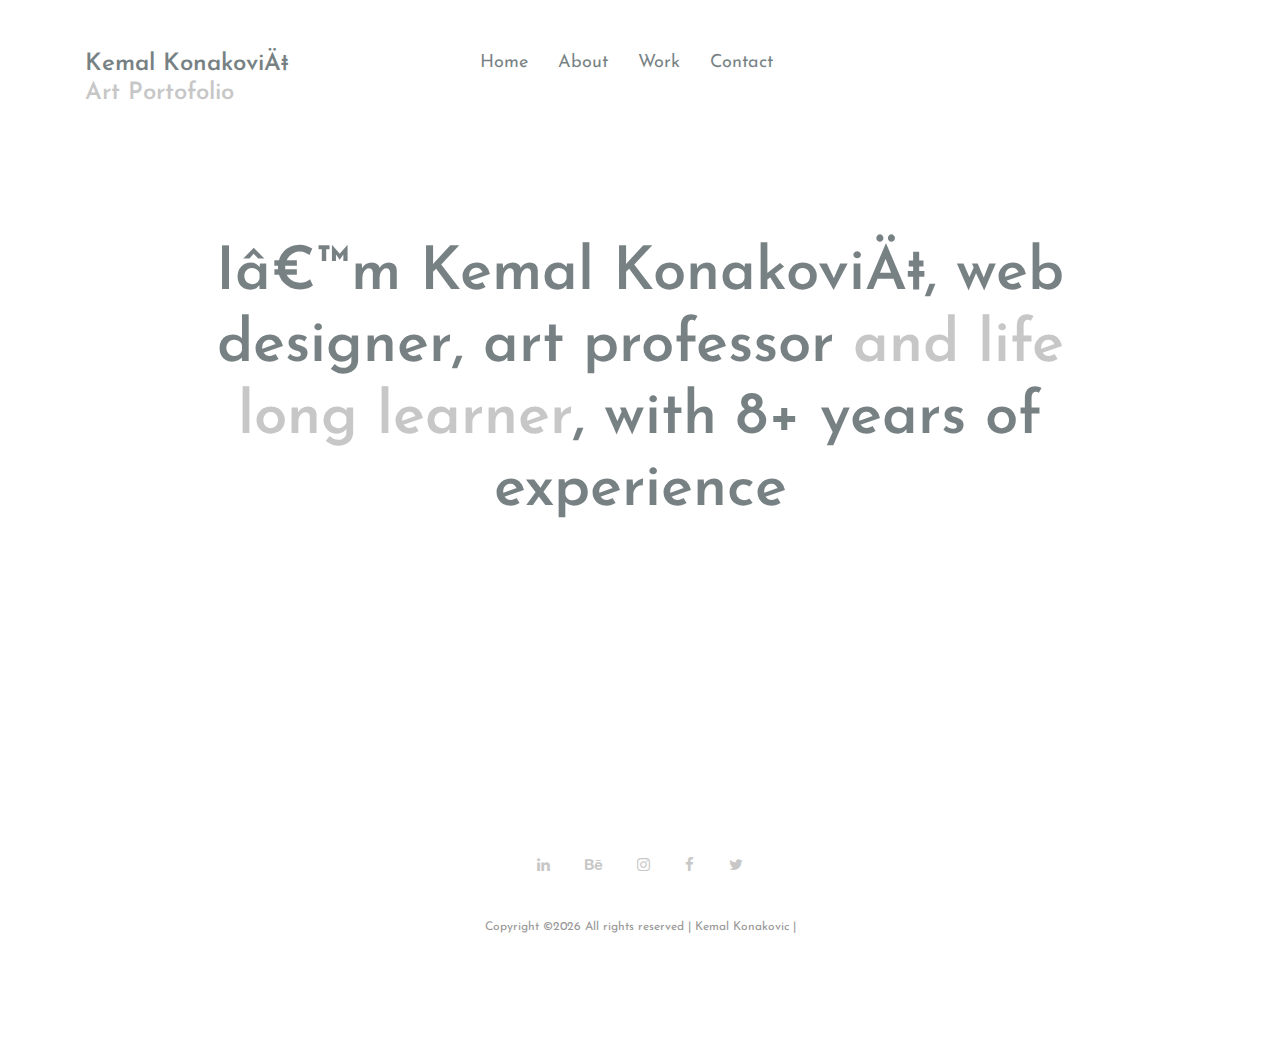
<file: index.html>
<!DOCTYPE html>
<html lang="en">
<head>
	<title>Kemal Konakovic - Art Portfolio</title>
	<meta charset="UTF-5">
	<meta name="description" content="Riddle - Portfolio Template">
	<meta name="keywords" content="portfolio, riddle, onepage, creative, html">
	<meta name="viewport" content="width=device-width, initial-scale=1.0">
	<!-- Favicon -->   
	<link href="img/favicon.ico" rel="shortcut icon"/>

	<!-- Google Fonts -->
	<link href="https://fonts.googleapis.com/css?family=Josefin+Sans:400,400i,600,600i,700" rel="stylesheet">

	<!-- Stylesheets -->
	<link rel="stylesheet" href="css/bootstrap.min.css"/>
	<link rel="stylesheet" href="css/font-awesome.min.css"/>
	<link rel="stylesheet" href="css/magnific-popup.css"/>
	<link rel="stylesheet" href="css/style.css"/>


	<!--[if lt IE 9]>
	  <script src="https://oss.maxcdn.com/html5shiv/3.7.2/html5shiv.min.js"></script>
	  <script src="https://oss.maxcdn.com/respond/1.4.2/respond.min.js"></script>
	<![endif]-->

</head>
<body>
	<!-- Page Preloder -->
	<div id="preloder">
		<div class="loader"></div>
	</div>

	<!-- header section start -->
	<header class="header-section">
		<div class="container">
			<div class="row">
				<div class="col-lg-4 col-md-3">
					<div class="logo">
						<h2 class="site-logo">Kemal Konaković <br><span class="greySpan">Art Portofolio</span></h2>
					</div>
				</div>
				<div class="col-lg-5 col-md-9">
					
					<nav class="main-menu">
						<ul>
							<li><a href="index.html">Home</a></li>
							<li><a href="about.html">About</a></li>
							<li><a href="home-2.html">Work</a></li>
							<li><a href="contact.html">Contact</a></li>
						</ul>
					</nav>
				</div>
			</div>
		</div>
		<div class="nav-switch">
			<i class="fa fa-bars"></i>
		</div>
	</header>
	<!-- header section end -->

	<!-- intro section start -->
	<section class="intro-section">
		<div class="container text-center">
			<div class="row">
				<div class="col-xl-10 offset-xl-1">
					<h2 class="section-title mb-5">I’m Kemal Konaković, web designer, art professor <span>and life long learner</span>, with 8+ years of experience</h2>
				</div>
			</div>
		</div>
	</section>
	<!-- intro section end -->


	

	<!-- footer section start -->
	<footer class="footer-section text-center">
			<div class="container">
				<div class="social-links">
						<a href="https://www.linkedin.com/in/kemal-konakovic-36636213a/" target="_blank"><span class="fa fa-linkedin"></span></a>
						<a href="https://www.behance.net/kemalkonak2aa3" target="_blank"><span class="fa fa-behance"></span></a>
					<a href="https://www.instagram.com/konakovic.kemal.arte/" target="_blank"><span class="fa fa-instagram"></span></a>
					<a href="https://www.facebook.com/arhiva.co/" target="_blank"><span class="fa fa-facebook"></span></a>
					<a href="https://twitter.com/kemalkonakovic" target="_blank"><span class="fa fa-twitter"></span></a>
				</div>
				<div class="copyright">
	Copyright &copy;<script>document.write(new Date().getFullYear());</script> All rights reserved | Kemal Konakovic | 
	
	</div>
			</div>
		</footer>
		<!-- footer section end -->
	
	
		<!--====== Javascripts & Jquery ======-->
		<script src="js/jquery-2.1.4.min.js"></script>
		<script src="js/bootstrap.min.js"></script>
		<script src="js/mixitup.min.js"></script>
		<script src="js/magnific-popup.min.js"></script>
		<script src="js/main.js"></script>
	</body>
	</html>
</file>
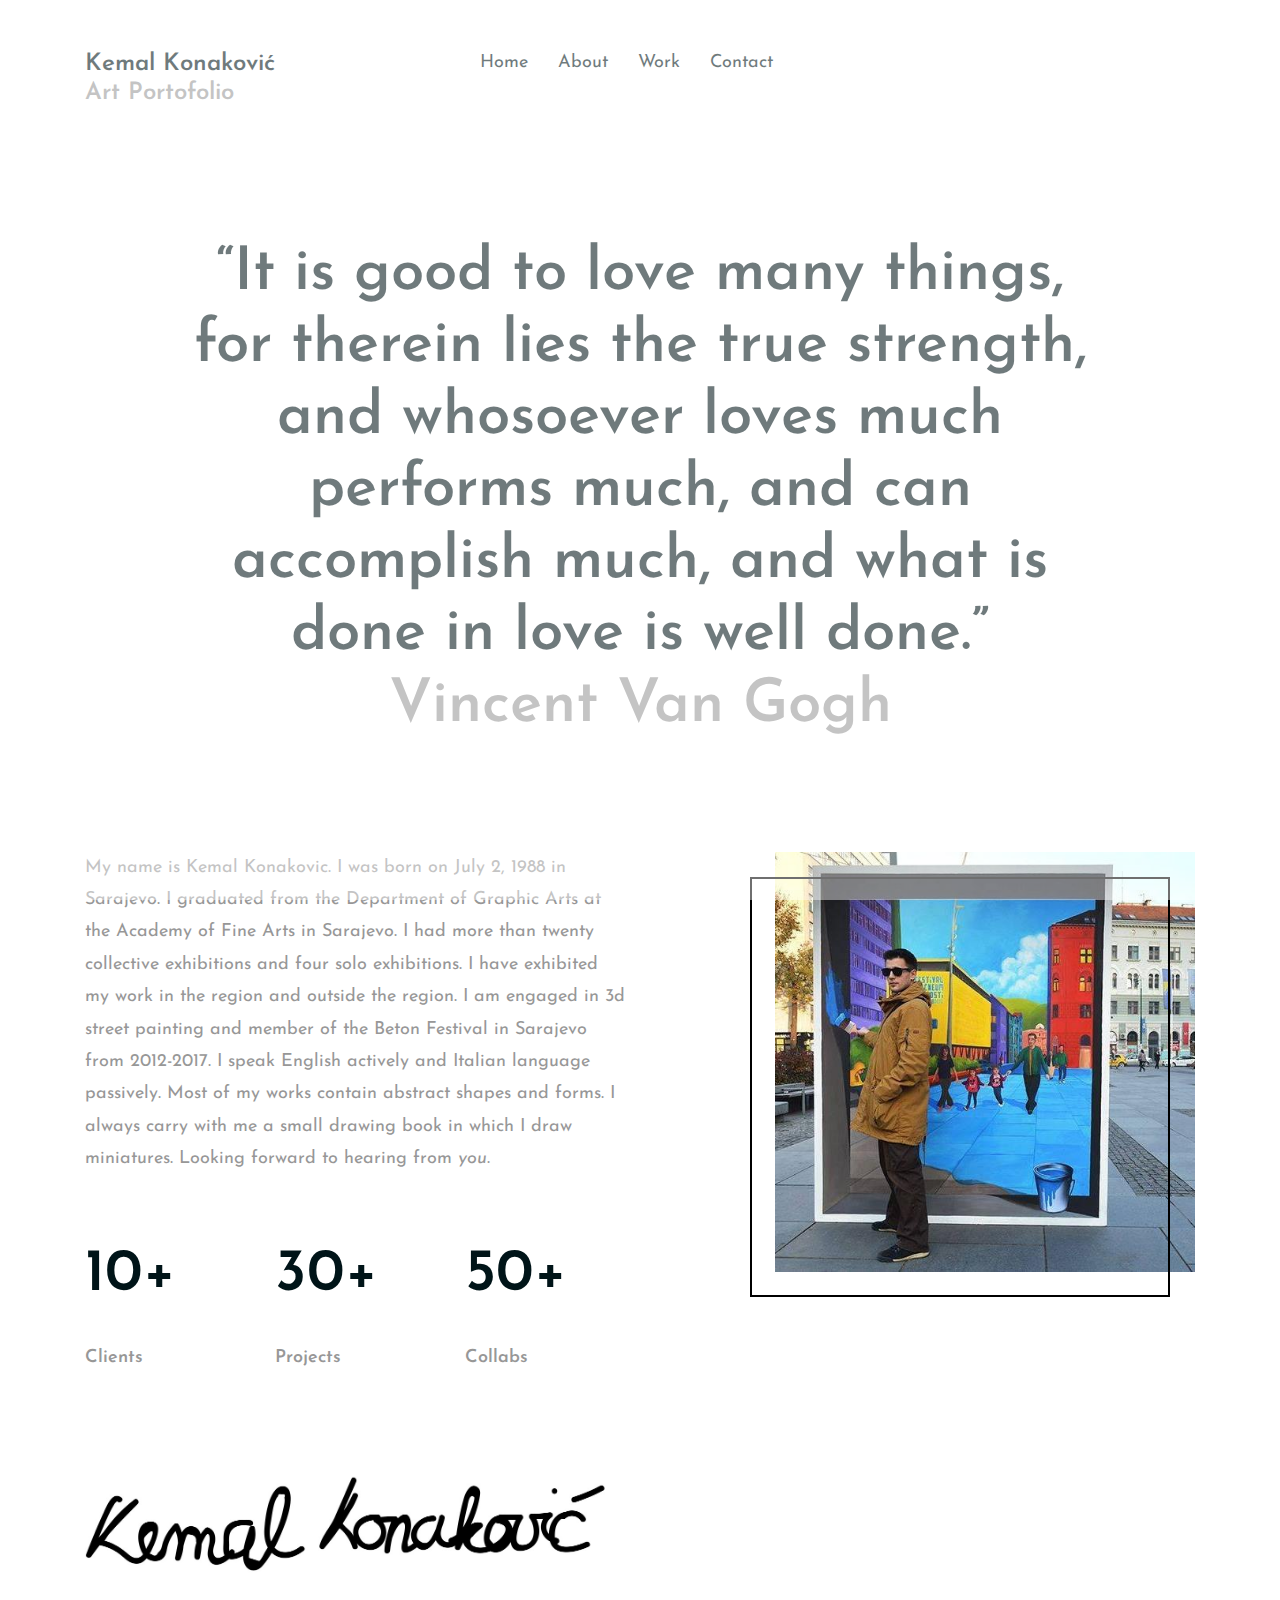
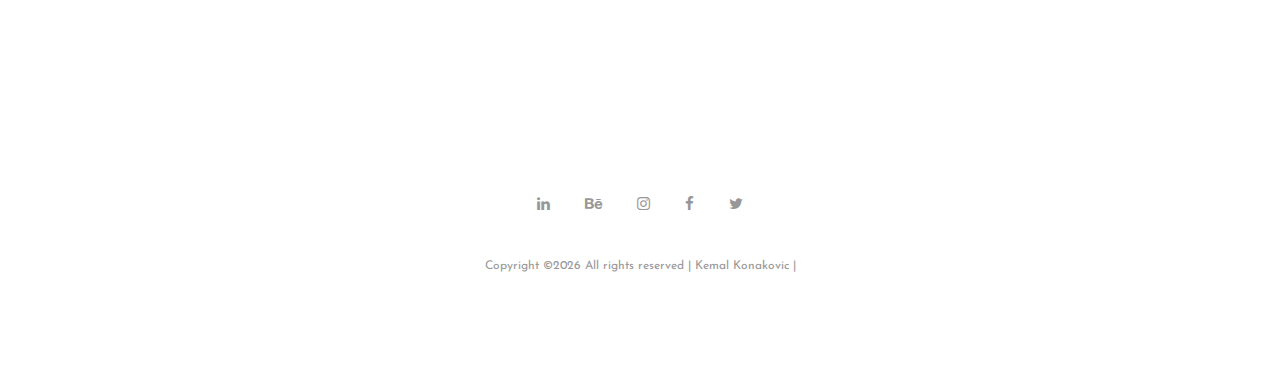
<file: about.html>
<!DOCTYPE html>
<html lang="en">
<head>
	<title>Kemal Konaković - Art Portofolio - About </title>
	<meta charset="UTF-8">
	<meta name="description" content="Kemal Konaković _ Art Portofolio">
	<meta name="keywords" content="portfolio, Kemal Konaković _ Art Portofolio, onepage, creative, html">
	<meta name="viewport" content="width=device-width, initial-scale=1.0">
	<!-- Favicon -->   
	<link href="img/favicon.ico" rel="shortcut icon"/>

	<!-- Google Fonts -->
	<link href="https://fonts.googleapis.com/css?family=Josefin+Sans:400,400i,600,600i,700" rel="stylesheet">

	<!-- Stylesheets -->
	<link rel="stylesheet" href="css/bootstrap.min.css"/>
	<link rel="stylesheet" href="css/font-awesome.min.css"/>
	<link rel="stylesheet" href="css/style.css"/>
 

	<!--[if lt IE 9]>
	  <script src="https://oss.maxcdn.com/html5shiv/3.7.2/html5shiv.min.js"></script>
	  <script src="https://oss.maxcdn.com/respond/1.4.2/respond.min.js"></script>
	<![endif]-->

</head>
<body>
	<!-- Page Preloder -->
	<div id="preloder">
		<div class="loader"></div>
	</div>
	
	<!-- header section start -->
	<header class="header-section">
		<div class="container">
			<div class="row">
				<div class="col-lg-4 col-md-3">
					<div class="logo">
						<h2 class="site-logo">Kemal Konaković <br><span class="greySpan">Art Portofolio</span></h2>
					</div>
				</div>
				<div class="col-lg-8 col-md-9">
					<nav class="main-menu">
						<ul>
							<li><a href="index.html">Home</a></li>
							<li><a href="about.html">About</a></li>
							<li><a href="home-2.html">Work</a></li>
							<li><a href="contact.html">Contact</a></li>
						</ul>
					</nav>
				</div>
			</div>
		</div>
		<div class="nav-switch">
			<i class="fa fa-bars"></i>
		</div>
	</header>
	<!-- header section end -->

	<!-- intro section start -->
	<section class="intro-section">
		<div class="container text-center">
			<div class="row">
				<div class="col-xl-10 offset-xl-1">
					<h2 class="section-title">“It is good to love many things, for therein lies the true strength, and whosoever loves much performs much, and can accomplish much, and what is done in love is well done.” 
						<span> Vincent Van Gogh</span></h2>
				</div>
			</div>
		</div>
	</section>
	<!-- intro section end -->


	<!-- page section start -->
	<section class="page-section">
		<div class="container">
			<div class="row">
				<div class="col-lg-6">
					<p>My name is Kemal Konakovic. I was born on July 2, 1988 in Sarajevo. I graduated from the Department of Graphic Arts at the Academy of Fine Arts in Sarajevo. I had more than twenty collective exhibitions and four solo exhibitions. I have exhibited my work in the region and outside the region. I am engaged in 3d street painting and member of the Beton Festival in Sarajevo from 2012-2017. I speak English actively and Italian language passively. Most of my works contain abstract shapes and forms. I always carry with me a small drawing book in which I draw miniatures. Looking forward to hearing from <em>you</em>.</p>
					<div class="row mt-5">
						<div class="col-md-4">
							<div class="milestone">
								<h2> 10+ <span> Clients</span></h2>
							</div>
						</div>
						<div class="col-md-4">
							<div class="milestone">
								<h2> 30+ <span> Projects </span></h2>
							</div>
						</div>
						<div class="col-md-4">
							<div class="milestone">
								<h2> 50+ <span> Collabs </span></h2>
							</div>
						</div>
					</div>
					<figure class="mt-5">
						<img src="img/sign.png" alt="">
					</figure>
				</div>
				<div class="col-lg-5 offset-lg-1">
					<figure class="pic-frame">
						<img src="img/about.jpg" alt="">
					</figure>
				</div>
			</div>
		</div>
	</section>
	<!-- page section end -->

		<!-- footer section start -->
		<footer class="footer-section text-center">
				<div class="container">
					<div class="social-links">
							<a href="https://www.linkedin.com/in/kemal-konakovic-36636213a/" target="_blank"><span class="fa fa-linkedin"></span></a>
							<a href="https://www.behance.net/kemalkonak2aa3" target="_blank"><span class="fa fa-behance"></span></a>
						<a href="https://www.instagram.com/konakovic.kemal.arte/" target="_blank"><span class="fa fa-instagram"></span></a>
						<a href="https://www.facebook.com/arhiva.co/" target="_blank"><span class="fa fa-facebook"></span></a>
						<a href="https://twitter.com/kemalkonakovic" target="_blank"><span class="fa fa-twitter"></span></a>
					</div>
					<div class="copyright">
		Copyright &copy;<script>document.write(new Date().getFullYear());</script> All rights reserved | Kemal Konakovic |
		
		</div>
				</div>
			</footer>
			<!-- footer section end -->
		
		
			<!--====== Javascripts & Jquery ======-->
			<script src="js/jquery-2.1.4.min.js"></script>
			<script src="js/bootstrap.min.js"></script>
			<script src="js/mixitup.min.js"></script>
			<script src="js/magnific-popup.min.js"></script>
			<script src="js/main.js"></script>
		</body>
		</html>
</file>
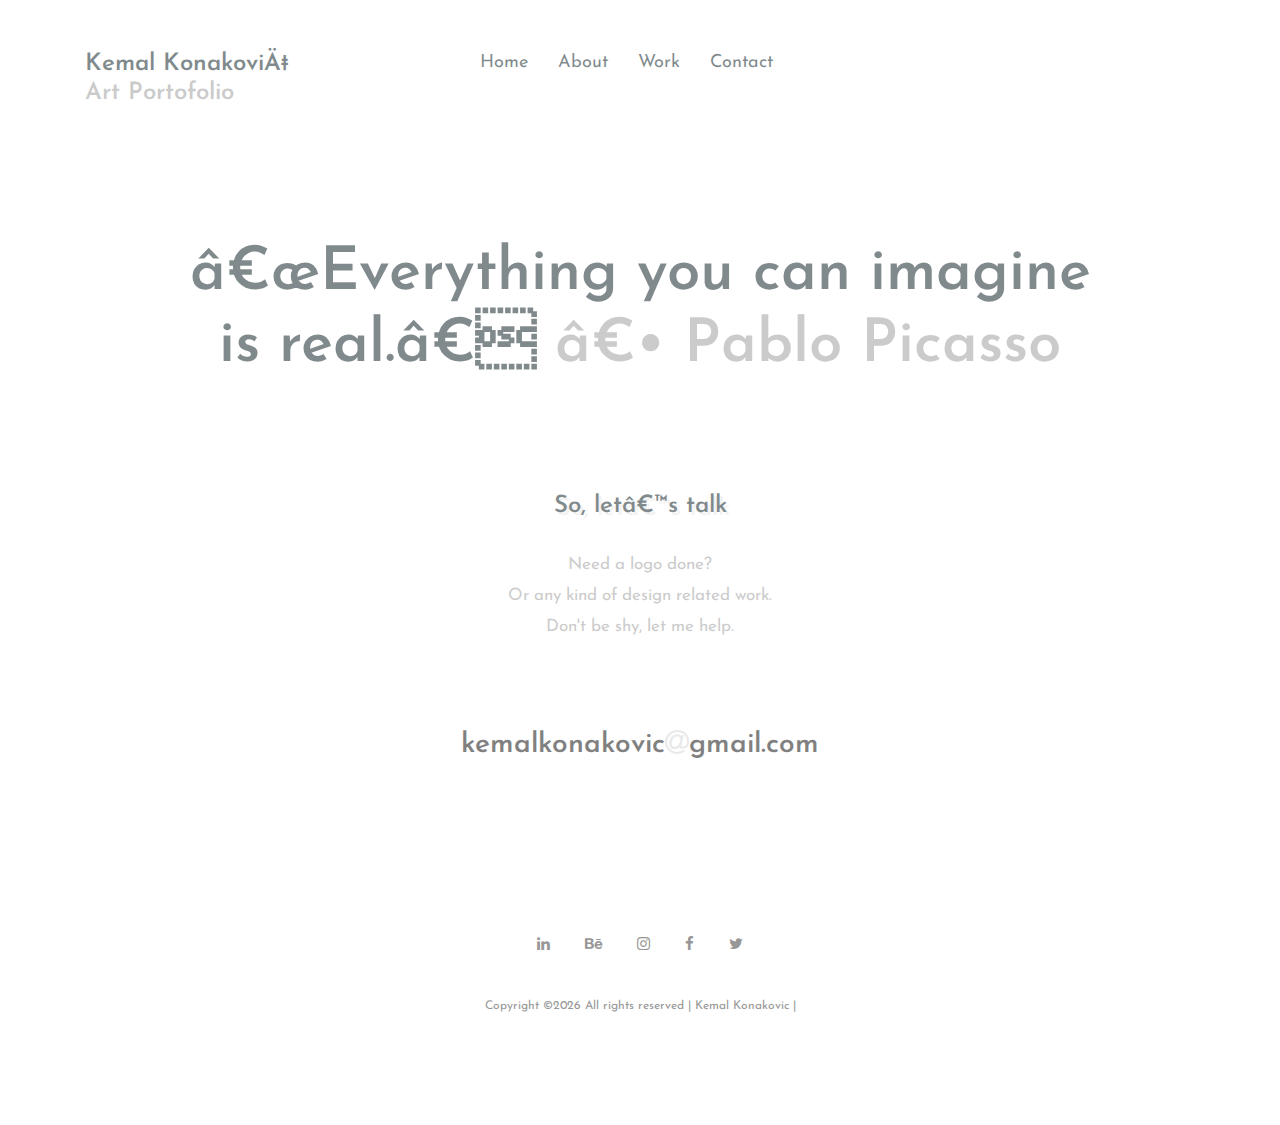
<file: contact.html>
<!DOCTYPE html>
<html lang="en">
<head>
	<title>Kemal Konaković _ Art Portofolio</title>
	<meta charset="UTF-5">
	<meta name="description" content="Kemal Konaković _ Art Portofolio">
	<meta name="keywords" content="portfolio, Kemal Konaković _ Art Portofolio, onepage, creative, html">
	<meta name="viewport" content="width=device-width, initial-scale=1.0">
	<!-- Favicon -->   
	<link href="img/favicon.ico" rel="shortcut icon"/>

	<!-- Google Fonts -->
	<link href="https://fonts.googleapis.com/css?family=Josefin+Sans:400,400i,600,600i,700" rel="stylesheet">

	<!-- Stylesheets -->
	<link rel="stylesheet" href="css/bootstrap.min.css"/>
	<link rel="stylesheet" href="css/font-awesome.min.css"/>
	<link rel="stylesheet" href="css/style.css"/>


	<!--[if lt IE 9]>
	  <script src="https://oss.maxcdn.com/htm5lshiv/3.7.2/htm5lshiv.min.js"></script>
	  <script src="https://oss.maxcdn.com/respond/1.4.2/respond.min.js"></script>
	<![endif]-->

</head>
<body>
	<!-- Page Preloder -->
	<div id="preloder">
		<div class="loader"></div>
	</div>
	
	<!-- header section start -->
	<header class="header-section">
		<div class="container">
			<div class="row">
				<div class="col-lg-4 col-md-3">
					<div class="logo">
						<h2 class="site-logo">Kemal Konaković <br><span class="greySpan">Art Portofolio</span></h2>
					</div>
				</div>
				<div class="col-lg-5 col-md-9">
					<nav class="main-menu">
						<ul>
							<li><a href="index.html">Home</a></li>
							<li><a href="about.html">About</a></li>
							<li><a href="home-2.html">Work</a></li>
							<li><a href="contact.html">Contact</a></li>
						</ul>
					</nav>
				</div>
			</div>
		</div>
		<div class="nav-switch">
			<i class="fa fa-bars"></i>
		</div>
	</header>
	<!-- header section end -->

		<!-- intro section start -->
		<section class="intro-section">
			<div class="container text-center">
				<div class="row">
					<div class="col-xl-10 offset-xl-1">
						<h2 class="section-title">“Everything you can imagine is real.” 
							 <span>― Pablo Picasso</span></h2>
					</div>
				</div>
			</div>
		</section>
		<!-- intro section end -->

	<!-- page section start -->
	<section class="page-section">
		<div class="container">
			<div class="row">
				<div class="col-lg-6 offset-lg-3 contect-tect">
					<h2 id="text-shadow">So, let’s talk</h2>
					<p> Need a logo done? <br/> Or any kind of design related work. <br/> Don't be shy, let me help.  </p>
				</div> 
			</div>
			<h3 class="text-center"><a id="mail" href="mailto:kemalkonakovic@gmail.com?subject=Portfolio Visitor">kemalkonakovic<i class="fa fa-at fa-1x"></i>gmail.com</a></h3>
		</div>
	</section>
	<!-- page section end -->

	<!-- footer section start -->
	<footer class="footer-section text-center">
		<div class="container">
			<div class="social-links">
					<a href="https://www.linkedin.com/in/kemal-konakovic-36636213a/" target="_blank"><span class="fa fa-linkedin"></span></a>
					<a href="https://www.behance.net/kemalkonak2aa3" target="_blank"><span class="fa fa-behance"></span></a>
				<a href="https://www.instagram.com/konakovic.kemal.arte/" target="_blank"><span class="fa fa-instagram"></span></a>
				<a href="https://www.facebook.com/arhiva.co/" target="_blank"><span class="fa fa-facebook"></span></a>
				<a href="https://twitter.com/kemalkonakovic" target="_blank"><span class="fa fa-twitter"></span></a>
			</div>
			<div class="copyright">
				Copyright &copy;<script>document.write(new Date().getFullYear());</script> All rights reserved | Kemal Konakovic | 
				
				</div>
		</div>
	</footer>
	<!-- footer section end -->


	<!--====== Javascripts & Jquery ======-->
	<script src="js/jquery-2.1.4.min.js"></script>
	<script src="js/bootstrap.min.js"></script>
	<script src="js/mixitup.min.js"></script>
	<script src="js/magnific-popup.min.js"></script>
	<script src="js/main.js"></script>
</body>
</html>
</file>
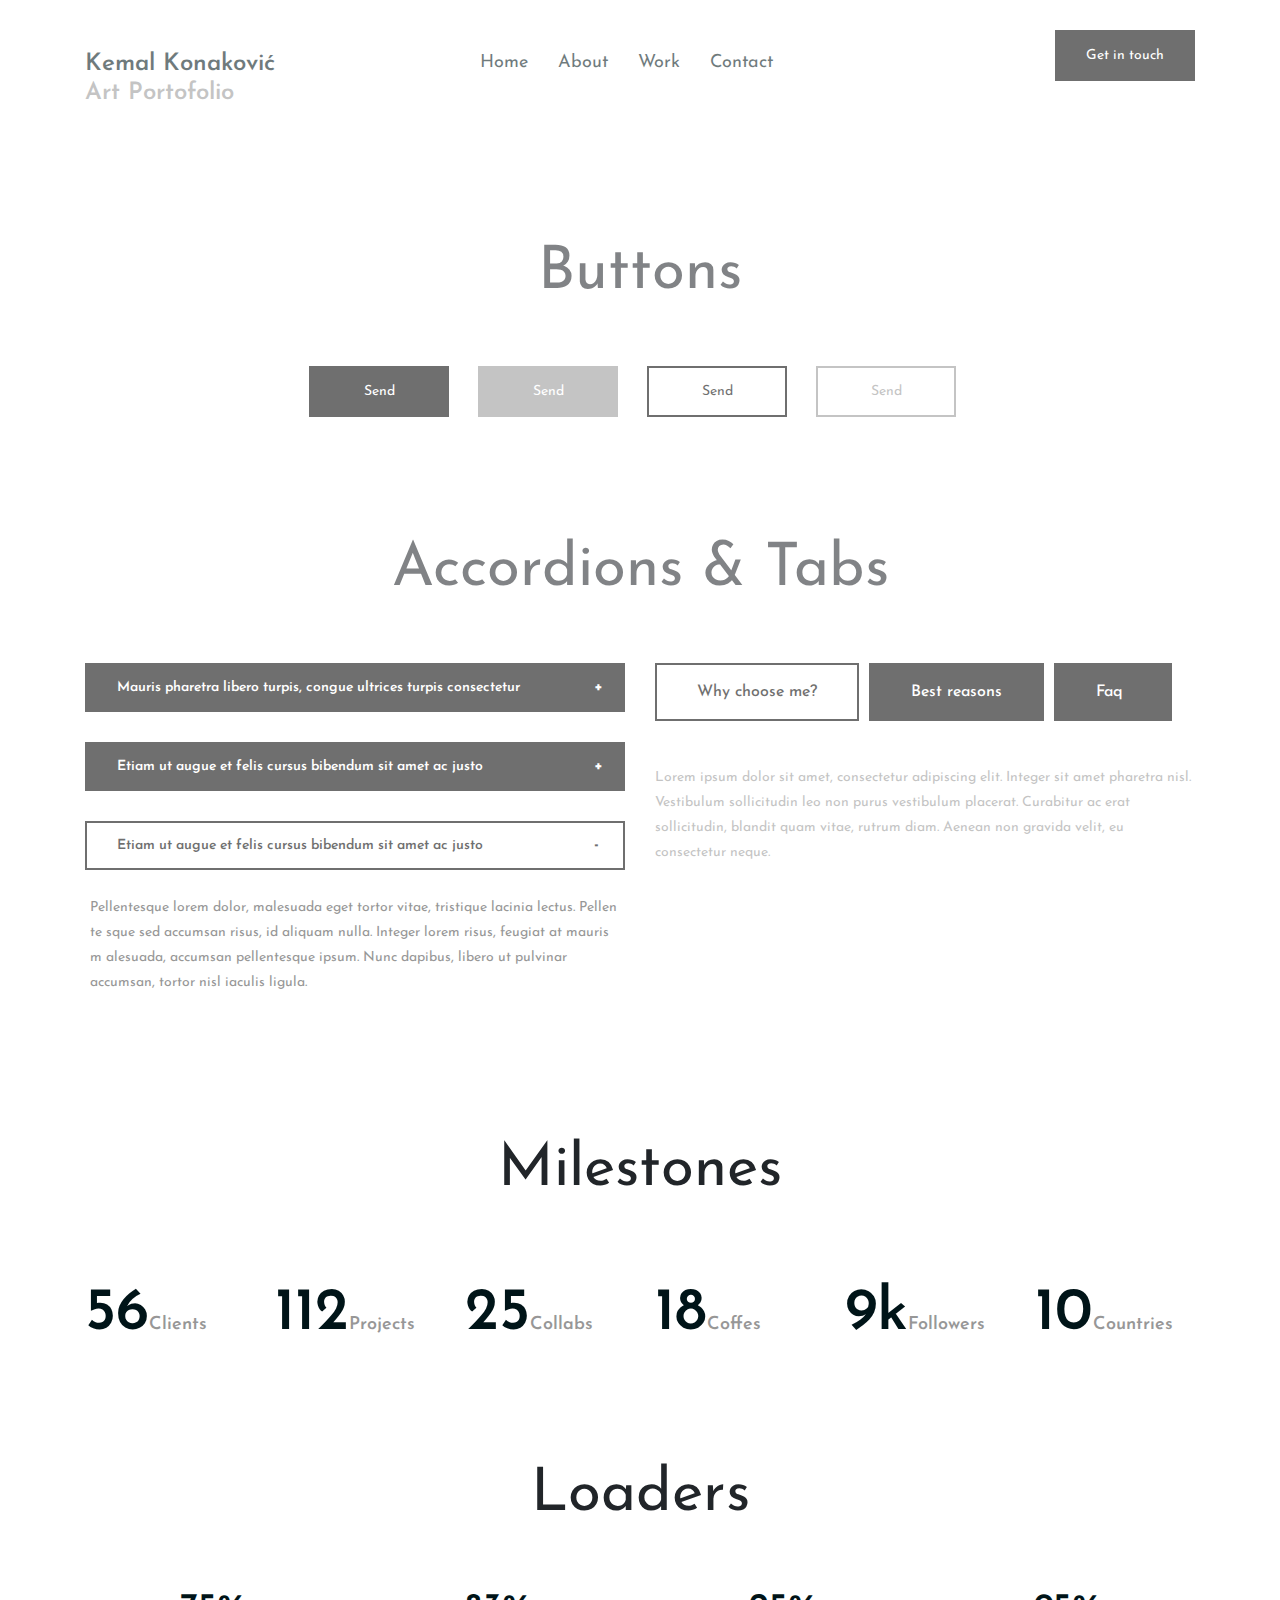
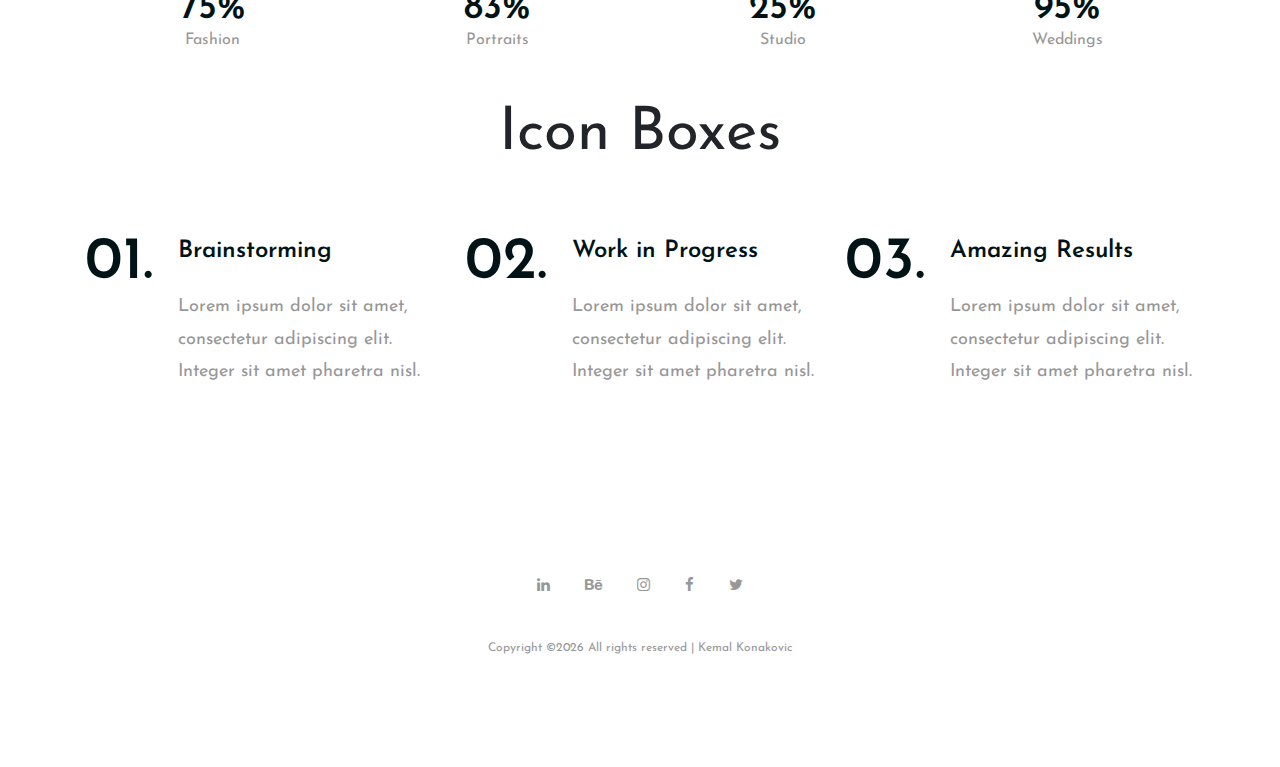
<file: elements.html>
<!DOCTYPE html>
<html lang="en">
<head>
	<title>Kemal Konaković - Art Portofolio</title>
	<meta charset="UTF-8">
	<meta name="description" content="Kemal Konaković _ Art Portofolio">
	<meta name="keywords" content="portfolio, Kemal Konaković _ Art Portofolio, onepage, creative, html">
	<meta name="viewport" content="width=device-width, initial-scale=1.0">
	<!-- Favicon -->   
	<link href="img/favicon.ico" rel="shortcut icon"/>

	<!-- Google Fonts -->
	<link href="https://fonts.googleapis.com/css?family=Josefin+Sans:400,400i,600,600i,700" rel="stylesheet">

	<!-- Stylesheets -->
	<link rel="stylesheet" href="css/bootstrap.min.css"/>
	<link rel="stylesheet" href="css/font-awesome.min.css"/>
	<link rel="stylesheet" href="css/style.css"/>


	<!--[if lt IE 9]>
	  <script src="https://oss.maxcdn.com/html5shiv/3.7.2/html5shiv.min.js"></script>
	  <script src="https://oss.maxcdn.com/respond/1.4.2/respond.min.js"></script>
	<![endif]-->

</head>
<body>
	<!-- Page Preloder -->
	<div id="preloder">
		<div class="loader"></div>
	</div>

	<!-- header section start -->
	<header class="header-section">
		<div class="container">
			<div class="row">
				<div class="col-lg-4">
					<div class="logo">
						<h2 class="site-logo">Kemal Konaković <br><span class="greySpan">Art Portofolio</span></h2>
					</div>
				</div>
				<div class="col-lg-8">
					<a href="/contact.html" class="site-btn header-btn">Get in touch</a>
					<nav class="main-menu">
						<ul>
							<li><a href="inde.html">Home</a></li>
							<li><a href="about.html">About</a></li>
							<li><a href="home-2.html">Work</a></li>
							<li><a href="contact.html">Contact</a></li>
						</ul>
					</nav>
				</div>
			</div>
		</div>
	</header>
	<!-- header section end -->

	<!-- page section start -->
	<section class="page-section pt100">
		<div class="container">
			<div class="element">
				<div class="text-center">
					<div class="section-title mb-5">Buttons</div>
					<div class="buttons">
						<button class="site-btn sb-dark mr-4 mb-2">Send</button>
						<button class="site-btn btn-fade mr-4 mb-2">Send</button>
						<button class="site-btn btn-line mr-4 mb-2">Send</button>
						<button class="site-btn btn-line-fade mb-2">Send</button>
					</div>
				</div>
			</div>
			<div class="element">
				<div class="text-center">
					<div class="section-title mb-5">Accordions & Tabs</div>
				</div>
				<div class="row">
					<div class="col-lg-6">
						<div id="accordion" class="accordion-area">
							<div class="panel">
								<div class="panel-header" id="headingOne">
									Mauris pharetra libero turpis, congue ultrices turpis consectetur 
									<button class="panel-link" data-toggle="collapse" data-target="#collapse1" aria-expanded="false" aria-controls="collapse1"></button>
								</div>
								<div id="collapse1" class="collapse" aria-labelledby="headingOne" data-parent="#accordion">
									<div class="panel-body">
										<p>Pellentesque lorem dolor, malesuada eget tortor vitae, tristique lacinia lectus. Pellen te sque sed accumsan risus, id aliquam nulla. Integer lorem risus, feugiat at mauris m alesuada, accumsan pellentesque ipsum. Nunc dapibus, libero ut pulvinar accumsan, tortor nisl iaculis ligula. </p>
									</div>
								</div>
							</div>
							<div class="panel">
								<div class="panel-header" id="headingTwo">
									Etiam ut augue et felis cursus bibendum sit amet ac justo
									<button class="panel-link" data-toggle="collapse" data-target="#collapse2" aria-expanded="false" aria-controls="collapse2"></button>
								</div>
								<div id="collapse2" class="collapse" aria-labelledby="headingTwo" data-parent="#accordion">
									<div class="panel-body">
										<p>Pellentesque lorem dolor, malesuada eget tortor vitae, tristique lacinia lectus. Pellen te sque sed accumsan risus, id aliquam nulla. Integer lorem risus, feugiat at mauris m alesuada, accumsan pellentesque ipsum. Nunc dapibus, libero ut pulvinar accumsan, tortor nisl iaculis ligula. </p>
									</div>
								</div>
							</div>
							<div class="panel">
								<div class="panel-header active" id="headingThree">
									Etiam ut augue et felis cursus bibendum sit amet ac justo
									<button class="panel-link" data-toggle="collapse" data-target="#collapse3" aria-expanded="true" aria-controls="collapse3"></button>
								</div>
								<div id="collapse3" class="collapse show" aria-labelledby="headingThree" data-parent="#accordion">
									<div class="panel-body">
										<p>Pellentesque lorem dolor, malesuada eget tortor vitae, tristique lacinia lectus. Pellen te sque sed accumsan risus, id aliquam nulla. Integer lorem risus, feugiat at mauris m alesuada, accumsan pellentesque ipsum. Nunc dapibus, libero ut pulvinar accumsan, tortor nisl iaculis ligula. </p>
									</div>
								</div>
							</div>
						</div>
					</div>
					<div class="col-lg-6">
						<div class="tab-element">
							<ul class="nav nav-tabs" id="myTab" role="tablist">
								<li class="nav-item">
									<a class="nav-link active" id="1-tab" data-toggle="tab" href="#tab-1" role="tab" aria-controls="tab-1" aria-selected="true">Why choose me?</a>
								</li>
								<li class="nav-item">
									<a class="nav-link" id="2-tab" data-toggle="tab" href="#tab-2" role="tab" aria-controls="tab-2" aria-selected="false">Best reasons</a>
								</li>
								<li class="nav-item">
									<a class="nav-link" id="3-tab" data-toggle="tab" href="#tab-3" role="tab" aria-controls="tab-3" aria-selected="false">Faq</a>
								</li>
							</ul>
							<div class="tab-content" id="myTabContent">
								<!-- single tab content -->
								<div class="tab-pane fade show active" id="tab-1" role="tabpanel" aria-labelledby="tab-1">
									<p>Lorem ipsum dolor sit amet, consectetur adipiscing elit. Integer sit amet pharetra nisl. Vestibulum sollicitudin leo non purus vestibulum placerat. Curabitur ac erat sollicitudin, blandit quam vitae, rutrum diam. Aenean non gravida velit, eu consectetur neque.</p>
								</div>
								<div class="tab-pane fade" id="tab-2" role="tabpanel" aria-labelledby="tab-2">
									<p>Lorem ipsum dolor sit amet, consectetur adipiscing elit. Integer sit amet pharetra nisl. Vestibulum sollicitudin leo non purus vestibulum placerat. Curabitur ac erat sollicitudin, blandit quam vitae, rutrum diam. Aenean non gravida velit, eu consectetur neque.</p>
								</div>
								<div class="tab-pane fade" id="tab-3" role="tabpanel" aria-labelledby="tab-3">
									<p>Lorem ipsum dolor sit amet, consectetur adipiscing elit. Integer sit amet pharetra nisl. Vestibulum sollicitudin leo non purus vestibulum placerat. Curabitur ac erat sollicitudin, blandit quam vitae, rutrum diam. Aenean non gravida velit, eu consectetur neque.</p>
								</div>
							</div>
						</div>
					</div>
				</div>
			</div>
			<div class="element">
				<div class="text-center">
					<div class="section-title mb-5">Milestones</div>
				</div>
				<div class="row">
					<div class="col-lg-2">
						<div class="milestone">
							<h2>56<span>Clients</span></h2>
						</div>
					</div>
					<div class="col-lg-2">
						<div class="milestone">
							<h2>112<span>Projects</span></h2>
						</div>
					</div>
					<div class="col-lg-2">
						<div class="milestone">
							<h2>25<span>Collabs</span></h2>
						</div>
					</div>
					<div class="col-lg-2">
						<div class="milestone">
							<h2>18<span>Coffes</span></h2>
						</div>
					</div>
					<div class="col-lg-2">
						<div class="milestone">
							<h2>9k<span>Followers</span></h2>
						</div>
					</div>
					<div class="col-lg-2">
						<div class="milestone">
							<h2>10<span>Countries</span></h2>
						</div>
					</div>
				</div>
			</div>
			<div class="element">
				<div class="text-center">
					<div class="section-title mb-5">Loaders</div>
				</div>
				<div class="row">
					<div class="col-lg-3 col-md-6 mb-5 mb-md-0">
						<div class="circle-progress">
							<div id="progress1"></div>
							<div class="progress-info">
								<h2>75%</h2>
								<p>Fashion</p>
							</div>		
						</div>
					</div>
					<div class="col-lg-3 col-md-6 mb-5 mb-md-0">
						<div class="circle-progress">
							<div id="progress2"></div>
							<div class="progress-info">
								<h2>83%</h2>
								<p>Portraits</p>
							</div>		
						</div>
					</div>
					<div class="col-lg-3 col-md-6 mb-5 mb-md-0">
						<div class="circle-progress">
							<div id="progress3"></div>
							<div class="progress-info">
								<h2>25%</h2>
								<p>Studio</p>
							</div>		
						</div>
					</div>
					<div class="col-lg-3 col-md-6">
						<div class="circle-progress">
							<div id="progress4"></div>
							<div class="progress-info">
								<h2>95%</h2>
								<p>Weddings</p>
							</div>		
						</div>
					</div>
				</div>
			</div>
			<div class="element">
				<div class="text-center">
					<div class="section-title mb-5">Icon Boxes</div>
				</div>
				<div class="row">
					<div class="col-md-4">
						<div class="icon-box mb-5 mb-md-0">
							<div class="icon">
								<h2>01.</h2>
							</div>
							<div class="icon-box-content">
								<h3>Brainstorming</h3>
								<p>Lorem ipsum dolor sit amet, consectetur adipiscing elit. Integer sit amet pharetra nisl. </p>
							</div>
						</div>
					</div>
					<div class="col-md-4">
						<div class="icon-box mb-5 mb-md-0">
							<div class="icon">
								<h2>02.</h2>
							</div>
							<div class="icon-box-content">
								<h3>Work in Progress</h3>
								<p>Lorem ipsum dolor sit amet, consectetur adipiscing elit. Integer sit amet pharetra nisl. </p>
							</div>
						</div>
					</div>
					<div class="col-md-4">
						<div class="icon-box ">
							<div class="icon">
								<h2>03.</h2>
							</div>
							<div class="icon-box-content">
								<h3>Amazing Results</h3>
								<p>Lorem ipsum dolor sit amet, consectetur adipiscing elit. Integer sit amet pharetra nisl. </p>
							</div>
						</div>
					</div>
				</div>
			</div>
		</div>
	</section>
	<!-- page section end -->
	<!-- footer section start -->
	<footer class="footer-section text-center">
			<div class="container">
				<div class="social-links">
						<a href="https://www.linkedin.com/in/kemal-konakovic-36636213a/" target="_blank"><span class="fa fa-linkedin"></span></a>
						<a href="https://www.behance.net/kemalkonak2aa3" target="_blank"><span class="fa fa-behance"></span></a>
					<a href="https://www.instagram.com/konakovic.kemal.arte/" target="_blank"><span class="fa fa-instagram"></span></a>
					<a href="https://www.facebook.com/arhiva.co/" target="_blank"><span class="fa fa-facebook"></span></a>
					<a href="https://twitter.com/kemalkonakovic" target="_blank"><span class="fa fa-twitter"></span></a>
				</div>
				<div class="copyright"><!-- Link back to Colorlib can't be removed. Template is licensed under CC BY 3.0. -->
					Copyright &copy;<script>document.write(new Date().getFullYear());</script> All rights reserved | Kemal Konakovic 
						<!-- <a href="https://colorlib.com" target="_blank">Colorlib</a> -->
					<!-- Link back to Colorlib can't be removed. Template is licensed under CC BY 3.0. -->
	</div>
			</div>
		</footer>
		<!-- footer section end -->
	
	
		<!--====== Javascripts & Jquery ======-->
		<script src="js/jquery-2.1.4.min.js"></script>
		<script src="js/bootstrap.min.js"></script>
		<script src="js/mixitup.min.js"></script>
		<script src="js/magnific-popup.min.js"></script>
		<script src="js/main.js"></script>
	</body>
	</html>
</file>
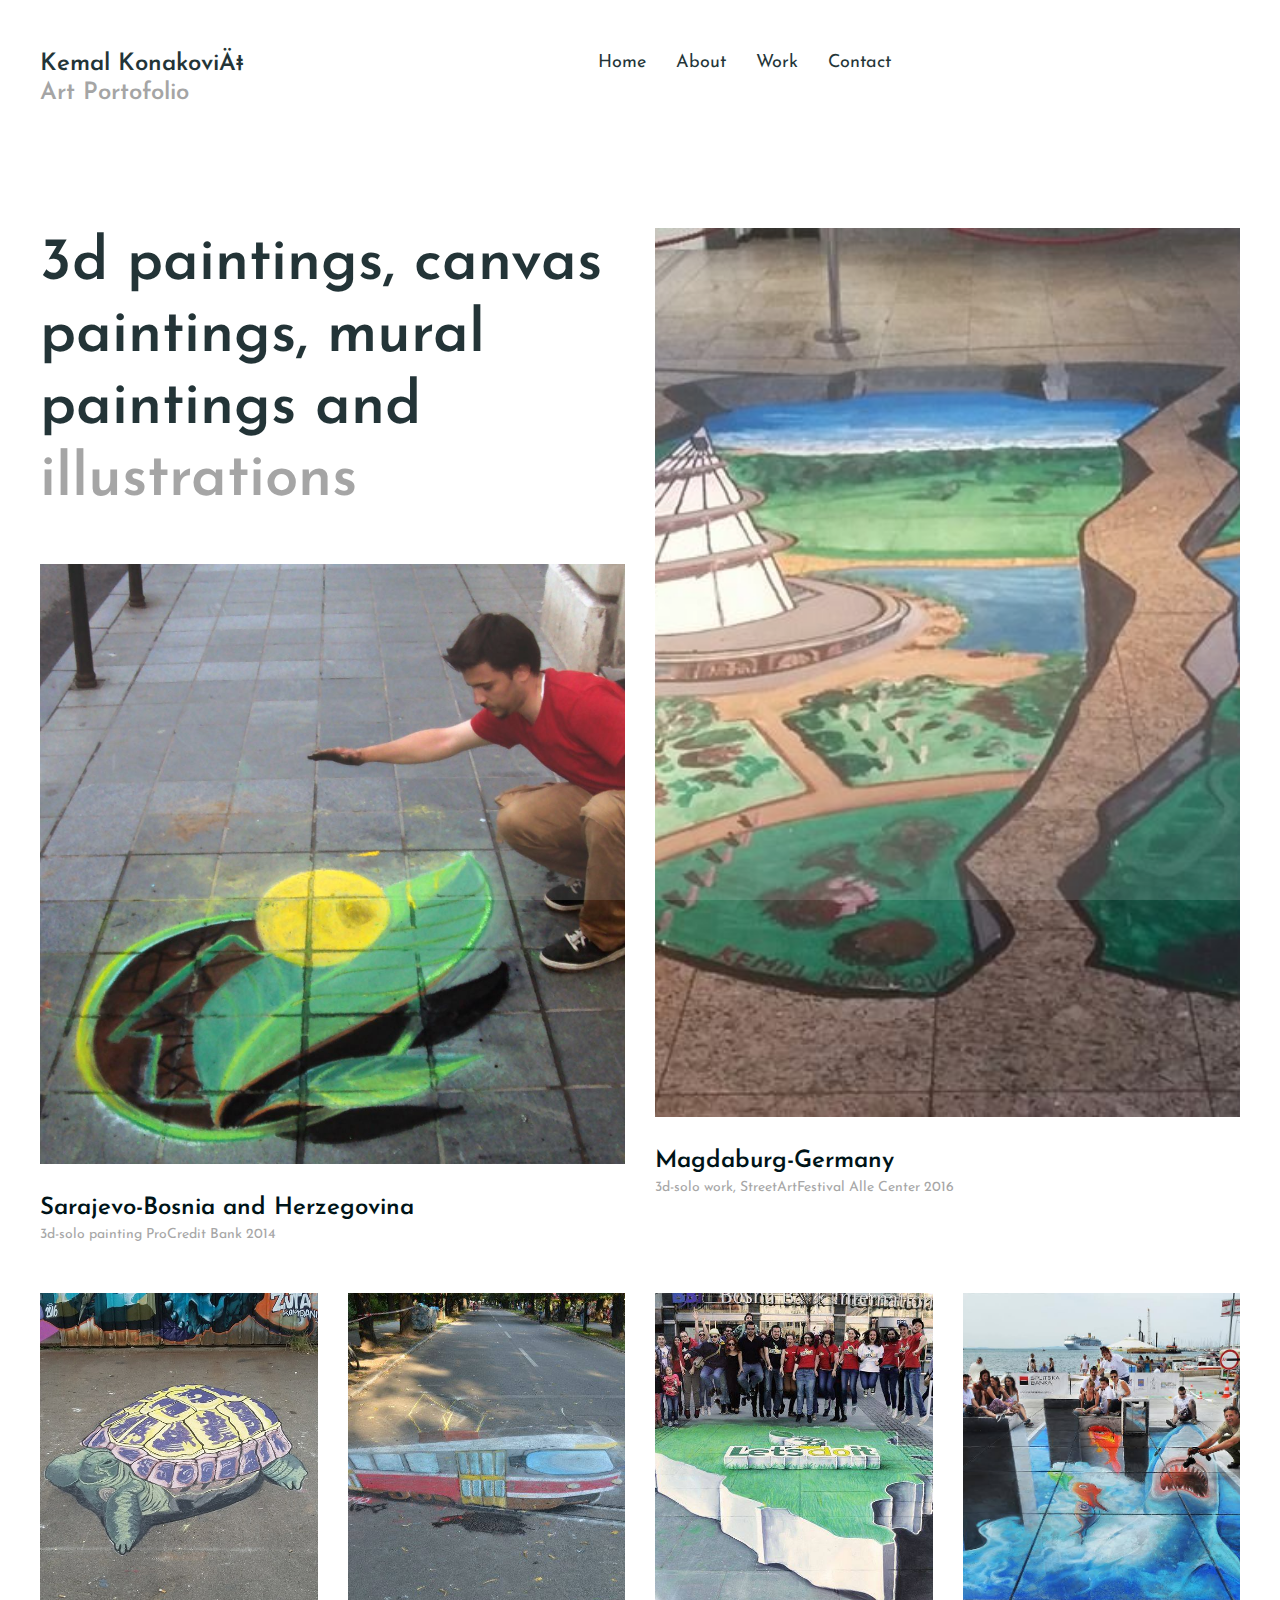
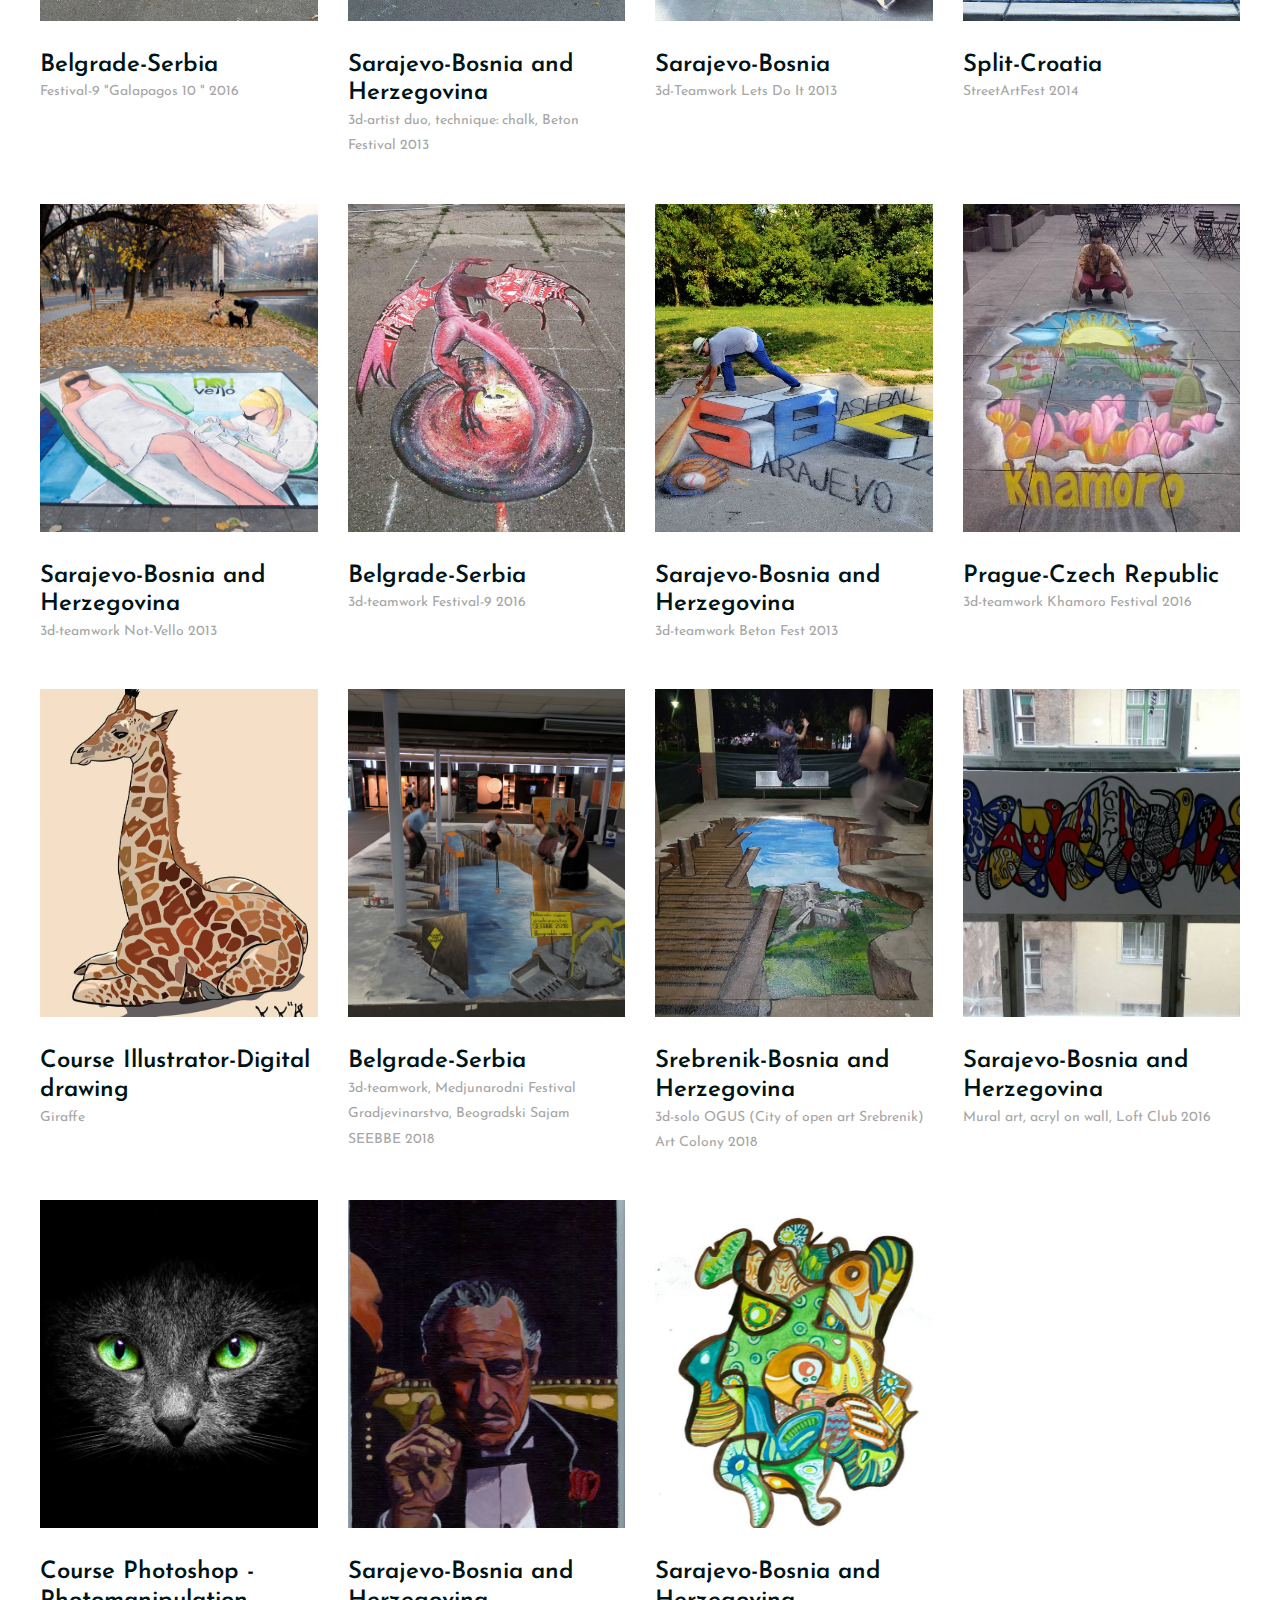
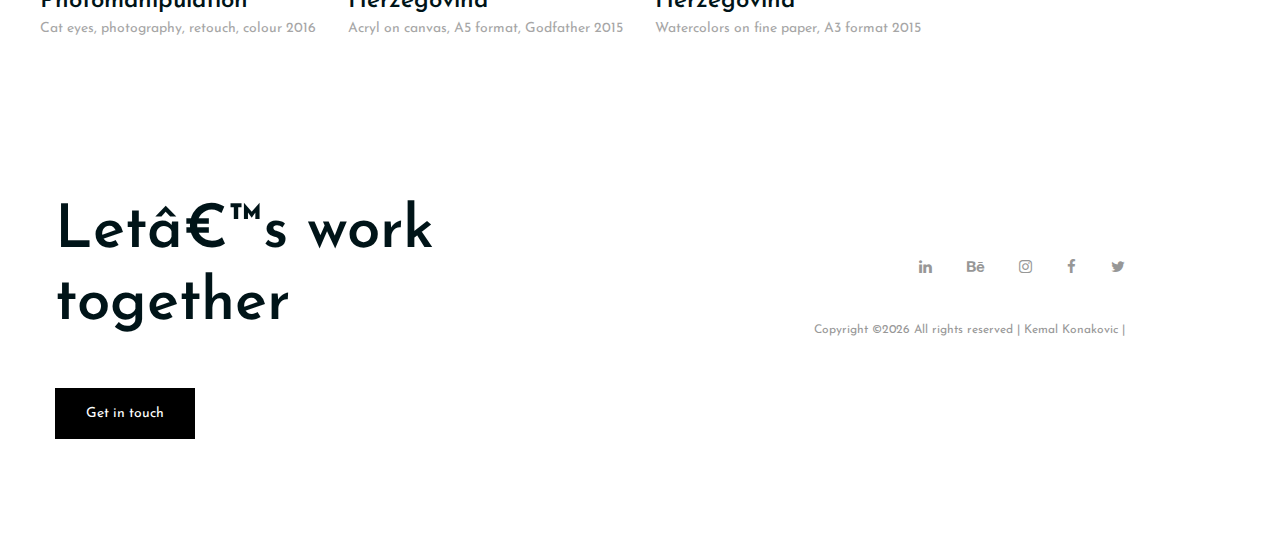
<file: home-2.html>
<!DOCTYPE html>
<html lang="en">
<head>
	<title>Kemal Konaković _ Art Portofolio</title>
	<meta charset="UTF-5">
	<meta name="description" content="Kemal Konaković _ Art Portofolio">
	<meta name="keywords" content="portfolio, Kemal Konaković _ Art Portofolio, onepage, creative, html">
	<meta name="viewport" content="width=device-width, initial-scale=1.0">
	<!-- Favicon -->   
	<link href="img/favicon.ico" rel="shortcut icon"/>

	<!-- Google Fonts -->
	<link href="https://fonts.googleapis.com/css?family=Josefin+Sans:400,400i,600,600i,700" rel="stylesheet">

	<!-- Stylesheets -->
	<link rel="stylesheet" href="css/bootstrap.min.css"/>
	<link rel="stylesheet" href="css/font-awesome.min.css"/>
	<link rel="stylesheet" href="css/magnific-popup.css"/>
	<link rel="stylesheet" href="css/style.css"/>


	<!--[if lt IE 9]>
	  <script src="https://oss.maxcdn.com/html5shiv/3.7.2/html5shiv.min.js"></script>
	  <script src="https://oss.maxcdn.com/respond/1.4.2/respond.min.js"></script>
	<![endif]-->

</head>
<body class="body-pad">
	<!-- Page Preloder -->
	<div id="preloder">
		<div class="loader"></div>
	</div>
	
	<!-- header section start -->
	<header class="header-section">
		<div class="container-fluid">
			<div class="row">
				<div class="logo">
					<h2 class="site-logo">Kemal Konaković <br><span class="greySpan">Art Portofolio</span></h2>
				</div>
				<div class="home-2 container text-left text-md-right">
					<nav class="main-menu">
						<ul>
							<li><a href="index.html">Home</a></li>
							<li><a href="about.html">About</a></li>
							<li><a href="home-2.html">Work</a></li>
							<li><a href="contact.html">Contact</a></li>
						</ul>
					</nav>
				</div>

			</div>
		</div>
		<div class="nav-switch">
			<i class="fa fa-bars"></i>
		</div>
	</header>
	<!-- header section end -->


	<!-- portfolio section start -->
	<section class="portfolio-section pt100">
		<div class="container">
			
		</div>                       
		<div class="container-fluid p-0">
			<div class="row portfolios-area">
				<div class="col-lg-6">
					<div class="portfolio-intro">
						<h2 class="section-title mb-5">3d paintings, canvas paintings, mural paintings and <span>illustrations</span> </h2>
					</div>
				</div>
				<div class="first-item col-md-6 col-lg-12 mix digital p-lg-0">
					<a href="img/portfolio/1.jpg" class="portfolio-item set-bg " data-setbg="img/portfolio/1.jpg">
						<div class="pi-inner">
							<h2>+ See Project</h2>
						</div>			
					</a>
					<div class="portfolio-meta">
						<h2>Sarajevo-Bosnia and Herzegovina</h2>
						<p>3d-solo painting ProCredit Bank 2014 </p>
					</div>
				</div>
				<div class="second-item mix col-md-6 web">
					<a href="img/portfolio/2.jpg" class="portfolio-item set-bg" data-setbg="img/portfolio/2.jpg">
						<div class="pi-inner">
							<h2>+ See Project</h2>
						</div>						
					</a>
					<div class="portfolio-meta">
						<h2>Magdaburg-Germany</h2>
						<p>3d-solo work, StreetArtFestival Alle Center 2016</p>
					</div>
				</div>
				<div class="mix col-md-6 col-lg-3 rened">
					<a href="img/portfolio/3.jpg" class="portfolio-item pi-style2 set-bg" data-setbg="img/portfolio/3.jpg">
						<div class="pi-inner">
							<h2>+ See Project</h2>
						</div>						
					</a>
					<div class="portfolio-meta">
						<h2>Belgrade-Serbia</h2>
						<p>Festival-9 "Galapagos 10 " 2016</p>
					</div>
				</div>
				<div class="mix col-md-6 col-lg-3 digital">
					<a href="img/portfolio/4.jpg" class="portfolio-item pi-style2 set-bg" data-setbg="img/portfolio/4.jpg">
						<div class="pi-inner">
							<h2>+ See Project</h2>
						</div>						
					</a>
					<div class="portfolio-meta">
						<h2>Sarajevo-Bosnia and Herzegovina</h2>
						<p>3d-artist duo, technique: chalk, Beton Festival 2013</p>
					</div>
				</div>
				<div class="mix col-md-6 col-lg-3 rened">
					<a href="img/portfolio/5.jpg" class="portfolio-item pi-style2 set-bg" data-setbg="img/portfolio/5.jpg">
						<div class="pi-inner">
							<h2>+ See Project</h2>
						</div>						
					</a>
					<div class="portfolio-meta">
						<h2>Sarajevo-Bosnia</h2>
						<p>3d-Teamwork Lets Do It 2013</p>
					</div>
				</div>
				<div class="mix col-md-6 col-lg-3 brand">
					<a href="img/portfolio/6.jpg" class="portfolio-item pi-style2 set-bg" data-setbg="img/portfolio/6.jpg">
						<div class="pi-inner">
							<h2>+ See Project</h2>
						</div>						
					</a>
					<div class="portfolio-meta">
						<h2>Split-Croatia</h2>
						<p>StreetArtFest 2014</p>
					</div>
				</div>
				<div class="mix col-md-6 col-lg-3 brand">
					<a href="img/portfolio/9.jpg" class="portfolio-item pi-style2 set-bg" data-setbg="img/portfolio/9.jpg">
						<div class="pi-inner">
							<h2>+ See Project</h2>
						</div>						
					</a>
					<div class="portfolio-meta">
						<h2>Sarajevo-Bosnia and Herzegovina</h2>
						<p>3d-teamwork Not-Vello 2013</p>
					</div>
				</div>
				<div class="mix col-md-6 col-lg-3 rened">
					<a href="img/portfolio/10.jpg" class="portfolio-item pi-style2 set-bg" data-setbg="img/portfolio/10.jpg">
						<div class="pi-inner">
							<h2>+ See Project</h2>
						</div>						
					</a>
					<div class="portfolio-meta">
						<h2>Belgrade-Serbia</h2>
						<p>3d-teamwork Festival-9 2016</p>
					</div>
				</div>
				<div class="mix col-md-6 col-lg-3 rened">
					<a href="img/portfolio/11.jpg" class="portfolio-item pi-style2 set-bg" data-setbg="img/portfolio/11.jpg">
						<div class="pi-inner">
							<h2>+ See Project</h2>
						</div>						
					</a>
					<div class="portfolio-meta">
						<h2>Sarajevo-Bosnia and Herzegovina</h2>
						<p>3d-teamwork Beton Fest 2013</p>
					</div>
				</div>
				<div class="mix col-md-6 col-lg-3 digital">
					<a href="img/portfolio/7.jpg" class="portfolio-item pi-style2 set-bg" data-setbg="img/portfolio/7.jpg">
						<div class="pi-inner">
							<h2>+ See Project</h2>
						</div>						
					</a>
					<div class="portfolio-meta">
						<h2>Prague-Czech Republic</h2>
						<p>3d-teamwork Khamoro Festival 2016</p>
					</div>
				</div>

		

				<div class="mix col-md-6 col-lg-3 brand">
					<a href="img/portfolio/12.jpg" class="portfolio-item pi-style2 set-bg" data-setbg="img/portfolio/12.jpg">
						<div class="pi-inner">
							<h2>+ See Project</h2>
						</div>						
					</a>
					<div class="portfolio-meta">
						<h2>Course Illustrator-Digital drawing</h2>
						<p>Giraffe</p>
					</div>
					
				</div>
				<div class="mix col-md-6 col-lg-3 rened">
					<a href="img/portfolio/13.jpg" class="portfolio-item pi-style2 set-bg" data-setbg="img/portfolio/13.jpg">
						<div class="pi-inner">
							<h2>+ See Project</h2>
						</div>						
					</a>
					<div class="portfolio-meta">
						<h2>Belgrade-Serbia</h2>
						<p>3d-teamwork, Medjunarodni Festival Gradjevinarstva, Beogradski Sajam SEEBBE 2018</p>
					</div>
				</div>
				<div class="mix col-md-6 col-lg-3 digital">
					<a href="img/portfolio/14.jpg" class="portfolio-item pi-style2 set-bg" data-setbg="img/portfolio/14.jpg">
						<div class="pi-inner">
							<h2>+ See Project</h2>
						</div>						
					</a>
					<div class="portfolio-meta">
						<h2>Srebrenik-Bosnia and Herzegovina</h2>
						<p>3d-solo OGUS (City of open art Srebrenik) Art Colony 2018</p>
					</div>
				</div>
				<div class="mix col-md-6 col-lg-3 digital">
					<a href="img/portfolio/15.jpg" class="portfolio-item pi-style2 set-bg" data-setbg="img/portfolio/15.jpg">
						<div class="pi-inner">
							<h2>+ See Project</h2>
						</div>						
					</a>
					<div class="portfolio-meta">
						<h2>Sarajevo-Bosnia and Herzegovina</h2>
						<p>Mural art, acryl on wall, Loft Club 2016</p>
					</div>
				</div>				<div class="mix col-md-6 col-lg-3 digital">
					<a href="img/portfolio/16.jpg" class="portfolio-item pi-style2 set-bg" data-setbg="img/portfolio/16.jpg">
						<div class="pi-inner">
							<h2>+ See Project</h2>
						</div>						
					</a>
					<div class="portfolio-meta">
						<h2>Course Photoshop - Photomanipulation</h2>
						<p>Cat eyes, photography, retouch, colour 2016</p>
					</div>
				</div>				<div class="mix col-md-6 col-lg-3 digital">
					<a href="img/portfolio/17.jpg" class="portfolio-item pi-style2 set-bg" data-setbg="img/portfolio/17.jpg">
						<div class="pi-inner">
							<h2>+ See Project</h2>
						</div>						
					</a>
					<div class="portfolio-meta">
						<h2>Sarajevo-Bosnia and Herzegovina</h2>
						<p>Acryl on canvas, A5 format, Godfather 2015</p>
					</div>
				</div>				<div class="mix col-md-6 col-lg-3 digital">
					<a href="img/portfolio/18.jpg" class="portfolio-item pi-style2 set-bg" data-setbg="img/portfolio/18.jpg">
						<div class="pi-inner">
							<h2>+ See Project</h2>
						</div>						
					</a>
					<div class="portfolio-meta">
						<h2>Sarajevo-Bosnia and Herzegovina</h2>
						<p>Watercolors on fine paper, A3 format 2015</p>
					</div>
				</div>
			</div>
		</div>
	</section>
	<!-- portfolio section end -->


	<!-- footer section start -->
	<footer class="footer-section">
		<div class="container-fluid">
			<div class="row">
				<div class="col-md-5">
					<h2 class="section-title mb-5">Let’s work together</h2>
					<a href="/contact.html" class="site-btn">Get in touch</a>
				</div>
				<div class="col-md-6 text-md-right">
					<div class="social-links">
						<a href="https://www.linkedin.com/in/kemal-konakovic-36636213a/" target="_blank"><span class="fa fa-linkedin"></span></a>
						<a href="https://www.behance.net/kemalkonak2aa3" target="_blank"><span class="fa fa-behance"></span></a>
					<a href="https://www.instagram.com/konakovic.kemal.arte/" target="_blank"><span class="fa fa-instagram"></span></a>
					<a href="https://www.facebook.com/arhiva.co/" target="_blank"><span class="fa fa-facebook"></span></a>
					<a href="https://twitter.com/kemalkonakovic" target="_blank"><span class="fa fa-twitter"></span></a>
					</div>
					<div class="copyright">
Copyright &copy;<script>document.write(new Date().getFullYear());</script> All rights reserved | Kemal Konakovic | 

</div>
				</div>
			</div>
		</div>
	</footer>
	<!-- footer section end -->



	<!--====== Javascripts & Jquery ======-->
	<script src="js/jquery-2.1.4.min.js"></script>
	<script src="js/bootstrap.min.js"></script>
	<script src="js/mixitup.min.js"></script>
	<script src="js/magnific-popup.min.js"></script>
	<script src="js/main.js"></script>
</body>
</html>
</file>
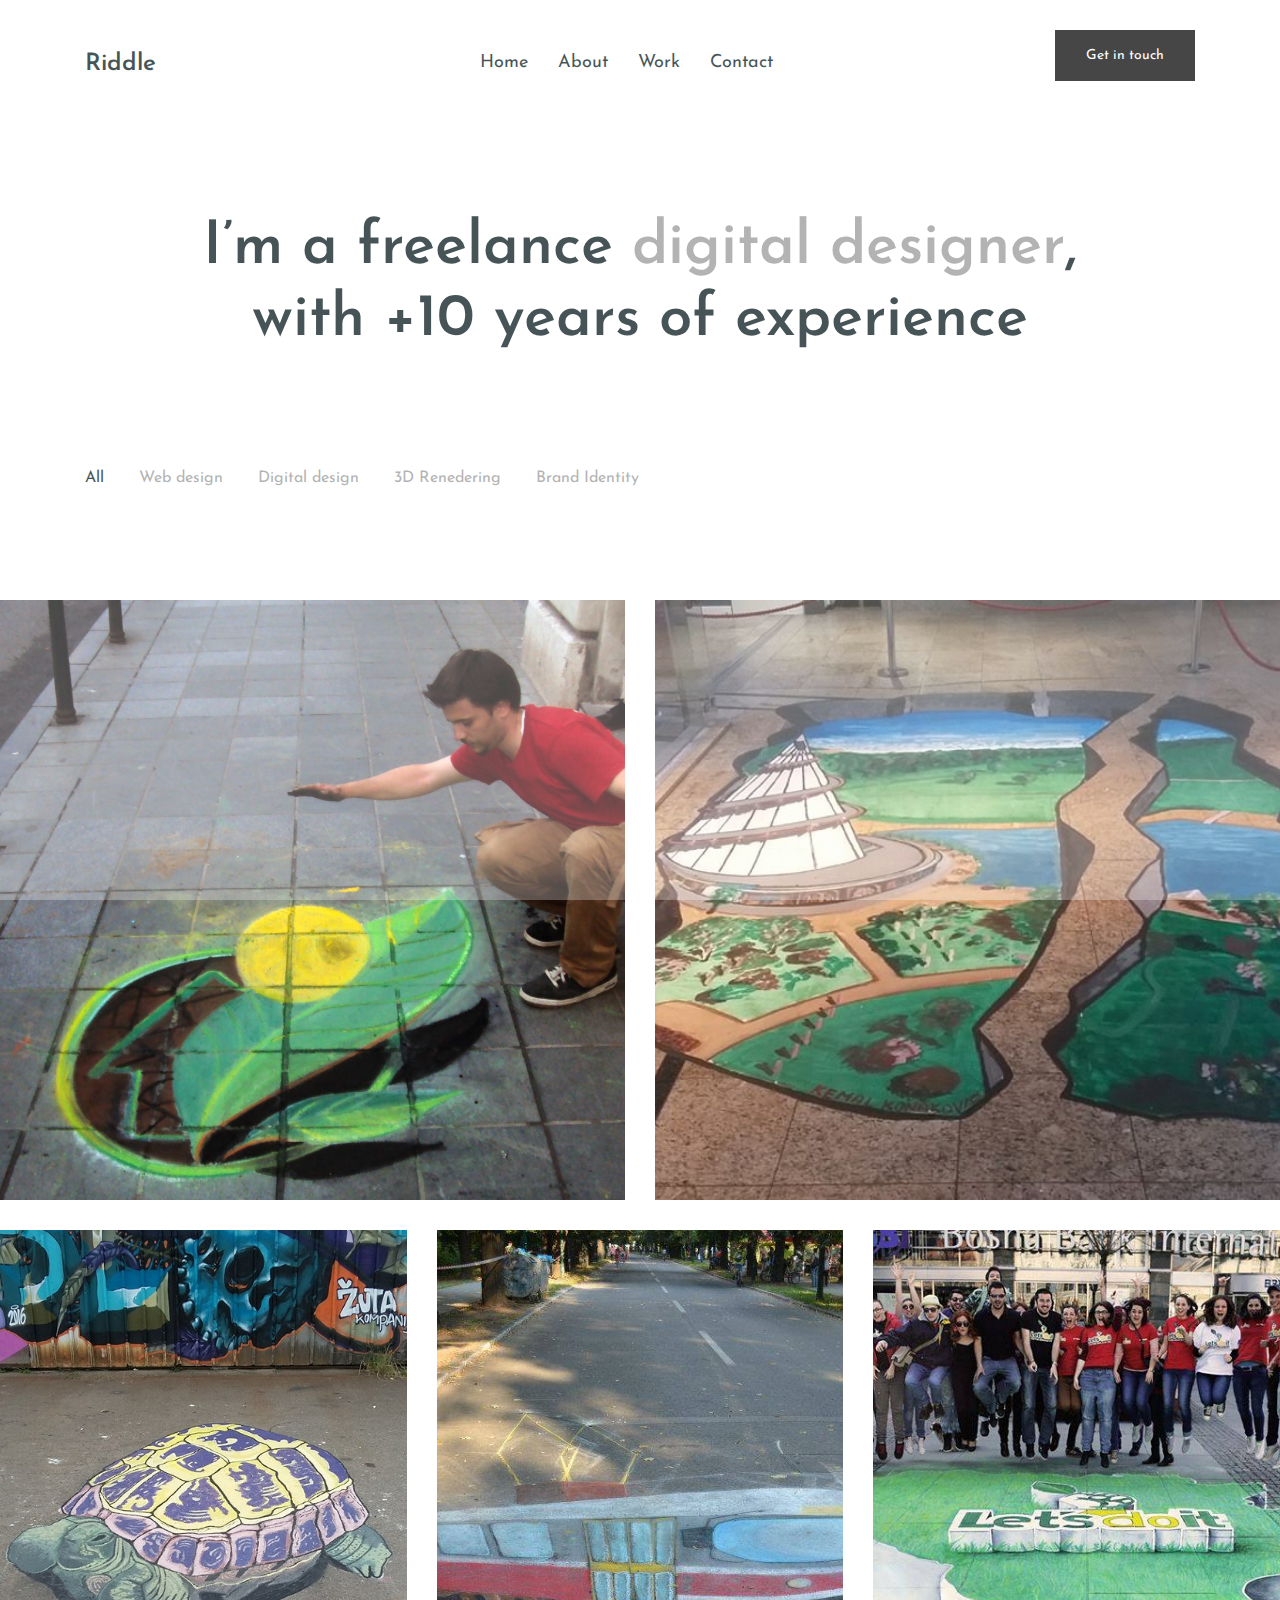
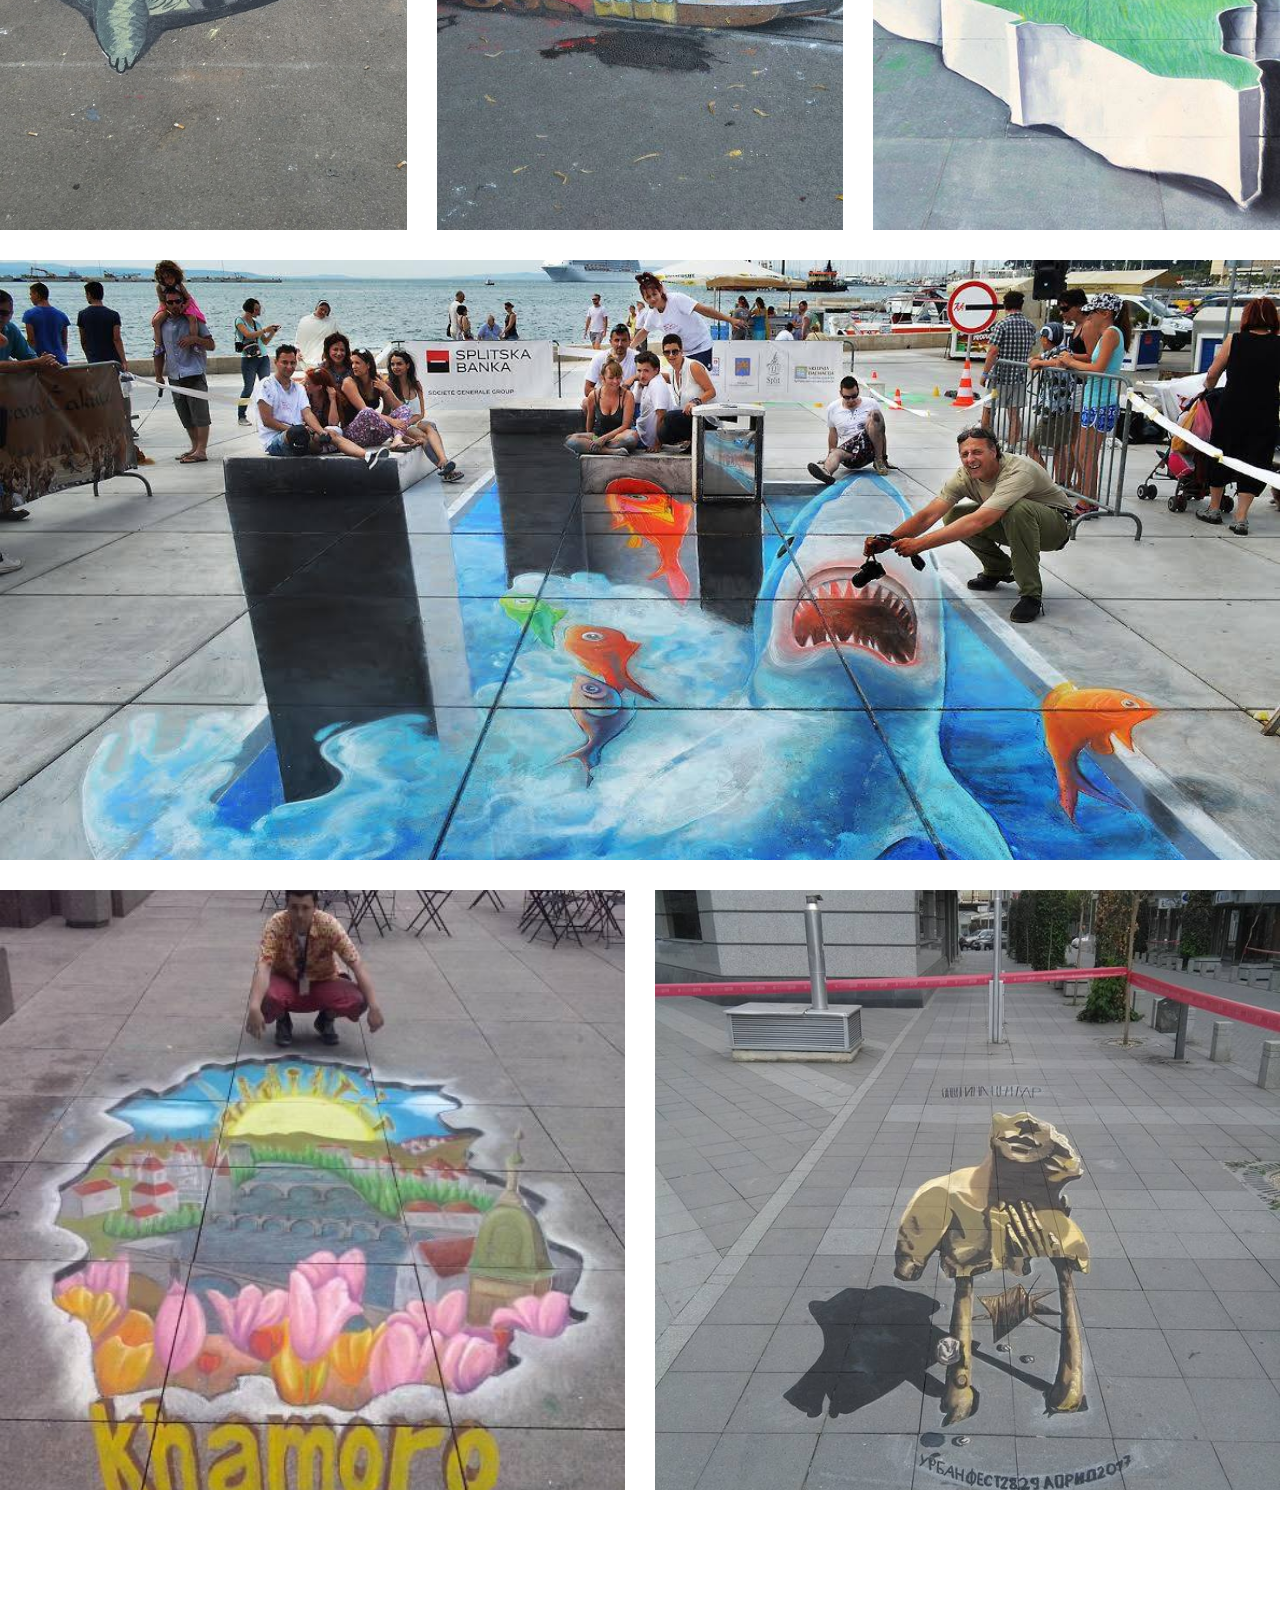
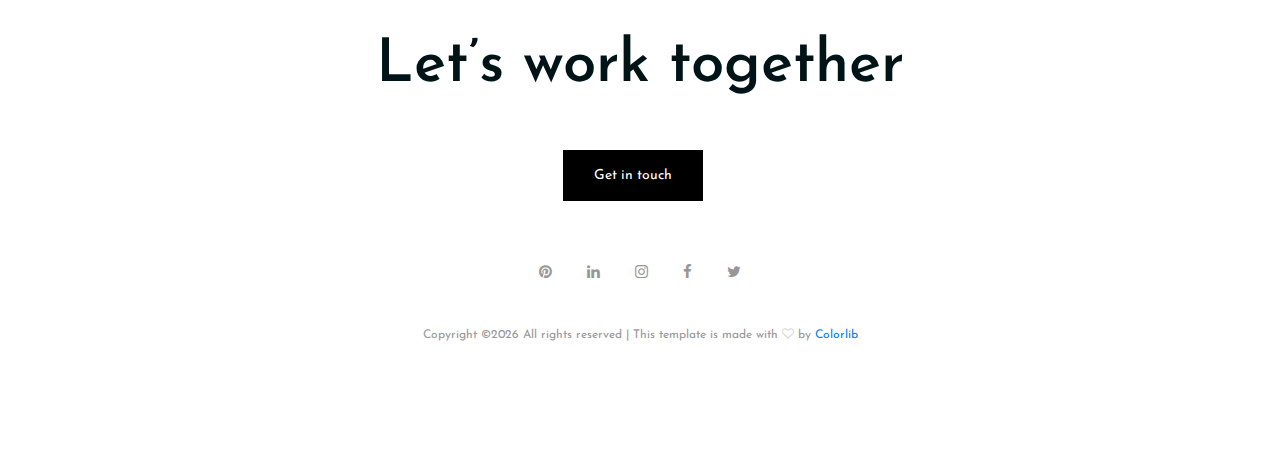
<file: home.html>
<!DOCTYPE html>
<html lang="en">
<head>
	<title>Kemal Konakovic - Art Portfolio</title>
	<meta charset="UTF-8">
	<meta name="description" content="Riddle - Portfolio Template">
	<meta name="keywords" content="portfolio, riddle, onepage, creative, html">
	<meta name="viewport" content="width=device-width, initial-scale=1.0">
	<!-- Favicon -->   
	<link href="img/favicon.ico" rel="shortcut icon"/>

	<!-- Google Fonts -->
	<link href="https://fonts.googleapis.com/css?family=Josefin+Sans:400,400i,600,600i,700" rel="stylesheet">

	<!-- Stylesheets -->
	<link rel="stylesheet" href="css/bootstrap.min.css"/>
	<link rel="stylesheet" href="css/font-awesome.min.css"/>
	<link rel="stylesheet" href="css/magnific-popup.css"/>
	<link rel="stylesheet" href="css/style.css"/>


	<!--[if lt IE 9]>
	  <script src="https://oss.maxcdn.com/html5shiv/3.7.2/html5shiv.min.js"></script>
	  <script src="https://oss.maxcdn.com/respond/1.4.2/respond.min.js"></script>
	<![endif]-->

</head>
<body>
	<!-- Page Preloder -->
	<div id="preloder">
		<div class="loader"></div>
	</div>

	<!-- header section start -->
	<header class="header-section">
		<div class="container">
			<div class="row">
				<div class="col-lg-4 col-md-3">
					<div class="logo">
						<h2 class="site-logo">Riddle</h2>
					</div>
				</div>
				<div class="col-lg-8 col-md-9">
					<a href="" class="site-btn header-btn">Get in touch</a>
					<nav class="main-menu">
						<ul>
							<li><a href="home.html">Home</a></li>
							<li><a href="about.html">About</a></li>
							<li><a href="home-2.html">Work</a></li>
							<li><a href="contact.html">Contact</a></li>
						</ul>
					</nav>
				</div>
			</div>
		</div>
		<div class="nav-switch">
			<i class="fa fa-bars"></i>
		</div>
	</header>
	<!-- header section end -->

	<!-- intro section start -->
	<section class="intro-section">
		<div class="container text-center">
			<div class="row">
				<div class="col-xl-10 offset-xl-1">
					<h2 class="section-title">I’m a freelance <span>digital designer</span>, with +10 years of experience</h2>
				</div>
			</div>
		</div>
	</section>
	<!-- intro section end -->


	<!-- portfolio section start -->
	<section class="portfolio-section">
		<div class="container">
			<ul class="portfolio-filter controls">
				<li class="control" data-filter="all">All</li>
				<li class="control" data-filter=".web">Web design</li>
				<li class="control" data-filter=".digital">Digital design</li>
				<li class="control" data-filter=".rened">3D Renedering</li>
				<li class="control" data-filter=".brand">Brand Identity</li>
			</ul>
		</div>                       
		<div class="container-fluid p-md-0 ">
			<div class="row portfolios-area">
				<div class="mix col-lg-6 col-md-6 web">
					<a href="img/portfolio/1.jpg" class="portfolio-item set-bg" data-setbg="img/portfolio/1.jpg">
						<div class="pi-inner">
							<h2>+ See Project</h2>
						</div>						
					</a>
				</div>
				<div class="mix col-lg-6 col-md-6 digital">
					<a href="img/portfolio/2.jpg" class="portfolio-item set-bg " data-setbg="img/portfolio/2.jpg">
						<div class="pi-inner">
							<h2>+ See Project</h2>
						</div>						
					</a>
				</div>
				<div class="mix col-lg-4 col-md-6 web">
					<a href="img/portfolio/3.jpg" class="portfolio-item set-bg" data-setbg="img/portfolio/3.jpg">
						<div class="pi-inner">
							<h2>+ See Project</h2>
						</div>						
					</a>
				</div>
				<div class="mix col-lg-4 col-md-6 digital">
					<a href="img/portfolio/4.jpg" class="portfolio-item set-bg" data-setbg="img/portfolio/4.jpg">
						<div class="pi-inner">
							<h2>+ See Project</h2>
						</div>						
					</a>
				</div>
				<div class="mix col-lg-4 col-md-6 rened">
					<a href="img/portfolio/5.jpg" class="portfolio-item set-bg" data-setbg="img/portfolio/5.jpg">
						<div class="pi-inner">
							<h2>+ See Project</h2>
						</div>						
					</a>
				</div>
				<div class="mix col-lg-12 col-md-6 brand">
					<a href="img/portfolio/6.jpg" class="portfolio-item set-bg" data-setbg="img/portfolio/6.jpg">
						<div class="pi-inner">
							<h2>+ See Project</h2>
						</div>						
					</a>
				</div>
				<div class="mix col-lg-6 col-md-6 rened">
					<a href="img/portfolio/7.jpg" class="portfolio-item set-bg" data-setbg="img/portfolio/7.jpg">
						<div class="pi-inner">
							<h2>+ See Project</h2>
						</div>						
					</a>
				</div>
				<div class="mix col-lg-6 col-md-6 brand">
					<a href="img/portfolio/8.jpg" class="portfolio-item set-bg" data-setbg="img/portfolio/8.jpg">
						<div class="pi-inner">
							<h2>+ See Project</h2>
						</div>						
					</a>
				</div>
			</div>
		</div>
	</section>
	<!-- portfolio section end -->


	<!-- footer section start -->
	<footer class="footer-section text-center">
		<div class="container">
			<h2 class="section-title mb-5">Let’s work together</h2>
			<a href="" class="site-btn">Get in touch</a>
			<div class="social-links">
				<a href=""><span class="fa fa-pinterest"></span></a>
				<a href=""><span class="fa fa-linkedin"></span></a>
				<a href=""><span class="fa fa-instagram"></span></a>
				<a href=""><span class="fa fa-facebook"></span></a>
				<a href=""><span class="fa fa-twitter"></span></a>
			</div>
			<div class="copyright"><!-- Link back to Colorlib can't be removed. Template is licensed under CC BY 3.0. -->
Copyright &copy;<script>document.write(new Date().getFullYear());</script> All rights reserved | This template is made with <i class="fa fa-heart-o" aria-hidden="true"></i> by <a href="https://colorlib.com" target="_blank">Colorlib</a>
<!-- Link back to Colorlib can't be removed. Template is licensed under CC BY 3.0. -->
</div>
		</div>
	</footer>
	<!-- footer section end -->



	<!--====== Javascripts & Jquery ======-->
	<script src="js/jquery-2.1.4.min.js"></script>
	<script src="js/bootstrap.min.js"></script>
	<script src="js/mixitup.min.js"></script>
	<script src="js/magnific-popup.min.js"></script>
	<script src="js/main.js"></script>
</body>
</html>
</file>
<file: css/style.css>
/* =================================
------------------------------------
  Riddle - Portfolio
  Version: 1.0
 ------------------------------------ 
 ====================================*/

/*----------------------------------------*/
/* Template default CSS
/*----------------------------------------*/

html,
body {
  height: 100%;
  font-family: 'Josefin Sans', sans-serif;
}

h1,
h2,
h3,
h4,
h5,
h6 {
  color: #001418;
  margin: 0;
  font-weight: 600;
  font-family: 'Josefin Sans', sans-serif;
}

p {
  font-size: 18px;
  color: #979797;
  line-height: 1.8;
}

img {
  max-width: 100%;
}

input:focus,
select:focus,
button:focus,
textarea:focus {
  outline: none;
}

a:hover,
a:focus {
  text-decoration: none;
  outline: none;
}

ul,
ol {
  padding: 0;
  margin: 0;
}

/*------------------------
  Helper css
--------------------------*/
.body-pad {
  padding: 0 40px;
}

.spad {
  padding: 100px 0;
}

.pt100 {
  padding-top: 100px;
}

.set-bg {
  background-repeat: no-repeat;
  background-size: cover;
}

.section-title {
  font-size: 60px;
}

.section-title span {
  color: #979797;
}

/*------------------------
  Common Elements
--------------------------*/
.element {
  margin-bottom: 100px;
}

.element:last-child {
  margin-bottom: 0;
}

/*=== Preloder ===*/
#preloder {
  position: fixed;
  width: 100%;
  height: 100%;
  top: 0;
  left: 0;
  z-index: 999999;
  background: #fff;
}

.loader {
  width: 30px;
  height: 30px;
  border: 3px solid #000;
  position: absolute;
  top: 50%;
  left: 50%;
  margin-top: -13px;
  margin-left: -13px;
  border-radius: 60px;
  border-left-color: transparent;
  animation: loader 0.8s linear infinite;
  -webkit-animation: loader 0.8s linear infinite;
}

@keyframes loader {
  0% {
    -webkit-transform: rotate(0deg);
            transform: rotate(0deg);
  }
  50% {
    -webkit-transform: rotate(180deg);
            transform: rotate(180deg);
  }
  100% {
    -webkit-transform: rotate(360deg);
            transform: rotate(360deg);
  }
}

@-webkit-keyframes loader {
  0% {
    -webkit-transform: rotate(0deg);
  }
  50% {
    -webkit-transform: rotate(180deg);
  }
  100% {
    -webkit-transform: rotate(360deg);
  }
}
.greySpan  {
  color: #979797;
}
/*=== Buttons ===*/
.site-btn {
  display: inline-block;
  font-size: 14px;
  min-width: 140px;
  text-align: center;
  padding: 15px 10px;
  position: relative;
  color: #fff;
  border: none;
  background-color: #000;
  margin-right: 15px;
  z-index: 1;
}

#text-shadow{
  text-shadow: 3px 3px #e6e6e6;
}

.site-btn.btn-fade {
  background-color: #979797;
}

.site-btn.btn-line {
  background: none;
  border: 2px solid #000;
  color: #000;
  padding: 13px 10px;
}

.site-btn.btn-line:hover {
  color: #000;
}

.site-btn.btn-line-fade {
  background: none;
  border: 2px solid #979797;
  color: #979797;
  padding: 13px 10px;
}

.site-btn.btn-line-fade:hover {
  color: #979797;
}

.site-btn:hover {
  color: #fff;
}

/*===  Accordion  ===*/
.accordion-area .panel {
  margin-bottom: 30px;
}

.accordion-area .panel-header {
  background: #000;
  color: #fff;
  display: block;
  padding: 12px 50px;
  padding-left: 30px;
  font-size: 14px;
  font-weight: 600;
  position: relative;
  border: 2px solid #000;
  -webkit-transition: all 0.4s ease-out 0s;
  -o-transition: all 0.4s ease-out 0s;
  transition: all 0.4s ease-out 0s;
}

.accordion-area .panel-header.active {
  background: transparent;
  color: #000;
}

.accordion-area .panel-header.active .panel-link:after {
  content: "-";
  color: #000;
}

.accordion-area .panel-header.active .panel-link.collapsed:after {
  content: "+";
}

.accordion-area .panel-link {
  position: absolute;
  right: 0;
  top: 0;
  height: 100%;
  width: 50px;
  border: none;
  cursor: pointer;
  background: transparent;
}

.accordion-area .panel-body p {
  font-size: 14px;
  margin-bottom: 0;
  padding-top: 25px;
}

.accordion-area .panel-body {
  padding: 0 5px;
}

.accordion-area .panel-link:after {
  content: "+";
  position: absolute;
  left: 50%;
  font-size: 16px;
  font-weight: 700;
  top: 50%;
  color: #fff;
  line-height: 16px;
  margin-top: -8px;
  margin-left: -4px;
}

/*===  Tab  ===*/
.tab-element .nav-tabs {
  border-bottom: none;
  margin-bottom: 35px;
}

.tab-element .nav-tabs .nav-link {
  border: 2px solid #000;
  background: #000;
  border-radius: 0;
  margin-right: 10px;
  font-size: 14px;
  font-weight: 500;
  color: #222;
  padding: 15px 40px;
  min-width: 118px;
  font-size: 16px;
  color: #fff;
  margin-bottom: 10px;
}

.tab-element .nav-tabs .nav-item:last-child .nav-link {
  margin-right: 0;
}

.tab-element .nav-tabs .nav-link.active {
  background: transparent;
  color: #000;
}

.tab-element .tab-pane h4 {
  font-size: 18px;
  margin: 25px 0 20px;
}

.tab-element .tab-pane p {
  font-size: 14px;
}

.circle-progress {
  text-align: center;
  position: relative;
}

.circle-progress canvas {
  -webkit-transform: rotate(90deg);
  -ms-transform: rotate(90deg);
  transform: rotate(90deg);
}

.circle-progress .progress-info {
  position: absolute;
  width: 100%;
  top: 30%;
}

.circle-progress .progress-info h2 {
  font-size: 36px;
}

.circle-progress .progress-info p {
  color: #979797;
  font-size: 16px;
  line-height: normal;
}

/*===  Icon Box  ===*/
.icon-box {
  display: -webkit-box;
  display: -ms-flexbox;
  display: flex;
}

.icon-box .icon h2 {
  font-size: 60px;
}

.icon-box .icon-box-content {
  padding-left: 25px;
  padding-top: 10px;
}

.icon-box .icon-box-content h3 {
  font-size: 24px;
  margin-bottom: 25px;
}

/*------------------------
    Header Section
--------------------------*/
.header-section {
  padding-top: 30px;
  padding-bottom: 20px;
  position: relative;
}

.site-logo {
  font-size: 24px;
  padding-top: 20px;
}

.main-menu ul {
  list-style: none;
}

.main-menu ul li {
  display: inline;
}

.main-menu ul li a {
  display: inline-block;
  font-size: 18px;
  color: #001418;
  margin-left: 15px;
  margin-right: 10px;
  padding: 20px 0 5px;
}

.header-btn {
  float: right;
  margin-right: 0;
}

.nav-switch {
  display: none;
}

/*------------------------
    Intro Section
--------------------------*/
.intro-section {
  padding: 110px 0;
}

/*------------------------
    Portfolio Section
--------------------------*/
.portfolio-section {
  overflow: hidden;
}

.portfolio-filter {
  list-style: none;
  padding-bottom: 100px;
}

.portfolio-filter li {
  font-size: 16px;
  display: inline-block;
  margin-right: 30px;
  padding-bottom: 10px;
  color: #979797;
  cursor: pointer;
}

.portfolio-filter li.mixitup-control-active {
  color: #001418;
}

.portfolios-area .gallery-block {
  padding: 0;
}

.gallery-block {
  position: relative;
}

.portfolio-item {
  display: block;
  width: 100%;
  height: 600px;
  background-position: center center;
  position: relative;
  margin-bottom: 30px;
}

.portfolio-item .pi-inner {
  position: absolute;
  width: 100%;
  height: 100%;
  left: 0;
  top: 0;
  background: transparent;
  -webkit-transition: all 0.4s ease 0s;
  -o-transition: all 0.4s ease 0s;
  transition: all 0.4s ease 0s;
}

.portfolio-item .pi-inner h2 {
  opacity: 0;
  font-size: 30px;
  font-weight: 400;
  position: absolute;
  left: 50px;
  bottom: 50px;
  color: #fff;
  letter-spacing: 10px;
  -webkit-transition: all 0.3s ease 0s;
  -o-transition: all 0.3s ease 0s;
  transition: all 0.3s ease 0s;
}

.portfolio-item:hover .pi-inner {
  background: rgba(0, 20, 24, 0.8);
}

.portfolio-item:hover .pi-inner h2 {
  opacity: 1;
  letter-spacing: 0;
}

.portfolio-meta {
  padding-bottom: 45px;
}

.portfolio-meta h2 {
  font-size: 24px;
}

.portfolio-meta p {
  font-size: 14px;
  color: #a6a6a6;
  margin-bottom: 0;
}

.portfolio-intro {
  display: block;
}

.img-popup-warp .mfp-content {
  opacity: 0;
  -webkit-transform: scale(0.8);
  -ms-transform: scale(0.8);
  transform: scale(0.8);
  -webkit-transition: all 0.4s;
  -o-transition: all 0.4s;
  transition: all 0.4s;
}

.img-popup-warp.mfp-ready .mfp-content {
  opacity: 1;
  -webkit-transform: scale(1);
  -ms-transform: scale(1);
  transform: scale(1);
}

/*------------------------
    Footer Section
--------------------------*/
.footer-section {
  padding: 110px 0;
}

.footer-section .copyright {
  font-size: 12px;
  color: #979797;
}

.social-links {
  margin-top: 60px;
  margin-bottom: 40px;
}

.social-links a {
  color: #979797;
  font-size: 15px;
  margin-right: 30px;
}

.social-links a:last-child {
  margin-right: 0;
}

/*------------------------
    About Page
--------------------------*/
.pic-frame {
  position: relative;
  padding-left: 25px;
  padding-bottom: 25px;
  display: inline-block;
}

.pic-frame:after {
  position: absolute;
  content: "";
  width: calc(100% - 25px);
  height: calc(100% - 25px);
  bottom: 0;
  left: 0;
  border: 2px solid #000;
  z-index: 1;
}

.milestone {
  margin-top: 15px;
}

.milestone h2 {
  font-size: 60px;
}

.milestone h2 span {
  font-size: 18px;
  color: #979797;
}

/*------------------------
    Blog Page
--------------------------*/
.blog-item {
  margin-bottom: 70px;
}

.blog-item .read-more {
  color: #000;
  position: relative;
  display: inline-block;
  padding-bottom: 5px;
  line-height: 18px;
  font-size: 18px;
}

.blog-item .read-more:after {
  position: absolute;
  content: '';
  width: 100%;
  height: 2px;
  bottom: 0;
  left: 0;
  background: #000;
}

.thumb {
  margin-bottom: 30px;
}

.blog-content h2 {
  font-size: 24px;
  margin-bottom: 15px;
}

.blog-content .blog-meta {
  font-size: 13px;
  color: #979797;
  margin-bottom: 30px;
}

.blog-content p {
  margin-bottom: 30px;
}

/*------------------------
    Contact Page
--------------------------*/
.contect-tect {
  text-align: center;
  margin-bottom: 70px;
}

.contect-tect h2 {
  font-size: 24px;
  margin-bottom: 30px;
}

.contect-tect p {
  font-size: 17px;
}

.contact-form {
  display: block;
  width: 100%;
}

.contact-form input {
  padding-left: 25px;
  height: 60px;
  width: 100%;
  border: none;
  border-bottom: 2px solid #000;
  margin-bottom: 30px;
  font-size: 12px;
}

.contact-form textarea {
  padding-left: 25px;
  height: 200px;
  width: 100%;
  border: none;
  border-bottom: 2px solid #000;
  margin-bottom: 30px;
  font-size: 12px;
}

.contact-form ::-webkit-input-placeholder {
  font-style: italic;
}

.contact-form :-ms-input-placeholder {
  font-style: italic;
}

.contact-form ::-ms-input-placeholder {
  font-style: italic;
}

.contact-form ::placeholder {
  font-style: italic;
}

/* ===========================
  Responsive
==============================*/
@media only screen and (max-width: 1448px) {
  .home-2.container {
    width: auto;
  }
}

/* Medium screen : 992px. */
@media only screen and (min-width: 992px) and (max-width: 1199px) {
  .portfolio-item {
    height: 450px;
  }
}

/* Tablet :768px. */
@media only screen and (min-width: 768px) and (max-width: 991px) {
  .body-pad {
    padding: 0 30px;
  }
  .portfolio-item {
    height: 350px;
  }
}

/* Large Mobile :480px. */
@media only screen and (max-width: 767px) {
  .body-pad {
    padding: 0 15px;
  }
  .main-menu {
    position: absolute;
    background: #efefef;
    width: 100%;
    z-index: 999;
    left: 0;
    top: 30px;
    padding-top: 15px;
    display: none;
  }
  .main-menu ul li a {
    padding: 10px 15px;
    border-bottom: 1px solid #ddd;
    display: block;
  }
  .main-menu ul li {
    display: block;
  }
  .main-menu ul li:last-child a {
    border-bottom: none;
  }
  .home-2 {
    text-align: left;
  }
  .home-2 .main-menu {
    top: 99px;
  }
  .nav-switch {
    position: absolute;
    right: 25px;
    font-size: 30px;
    color: #333;
    top: 35px;
    display: block;
  }
  .header-btn {
    display: none;
  }
  .section-title {
    font-size: 45px;
  }
  .portfolio-filter {
    text-align: center;
  }
}

/* small Mobile :320px. */
@media only screen and (max-width: 479px) {
  .section-title {
    font-size: 30px;
  }
}

#mail  {
  color: #000;
}

i  {
  color: lightgray;
}
</file>
